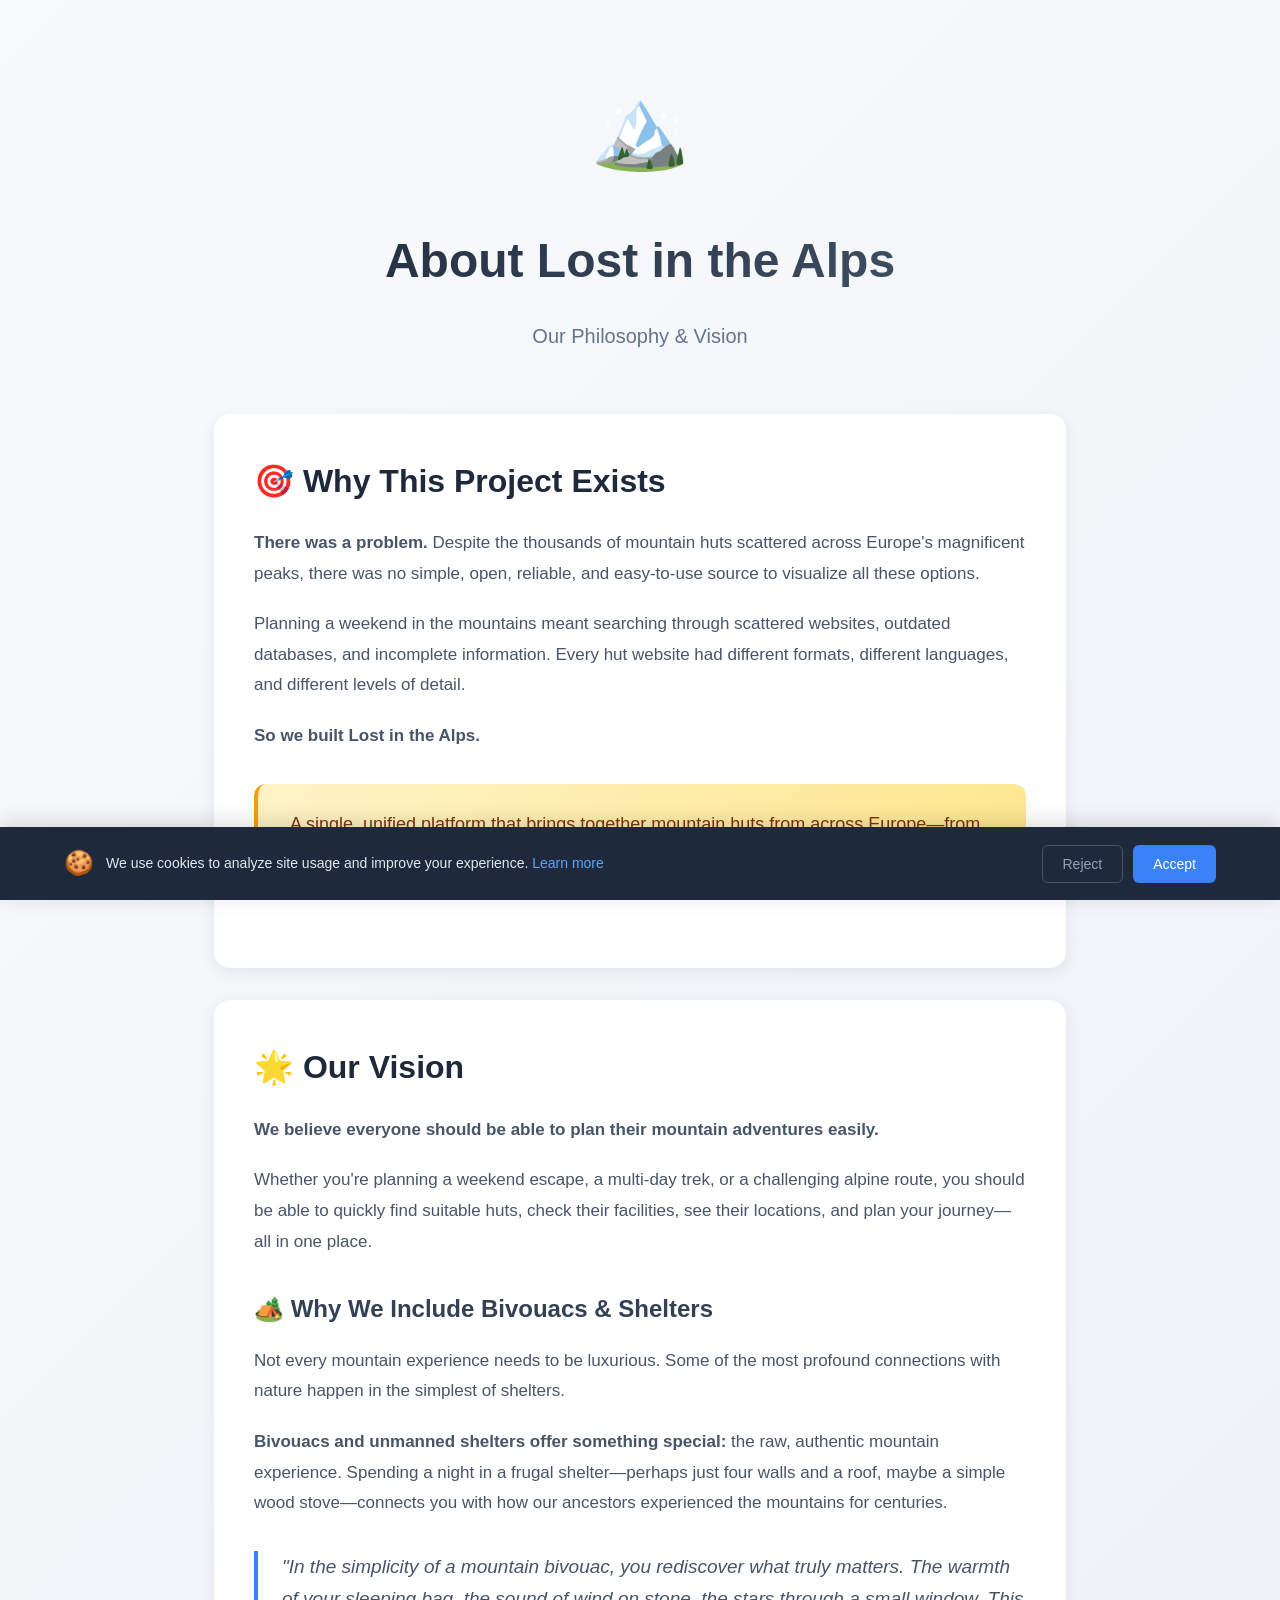
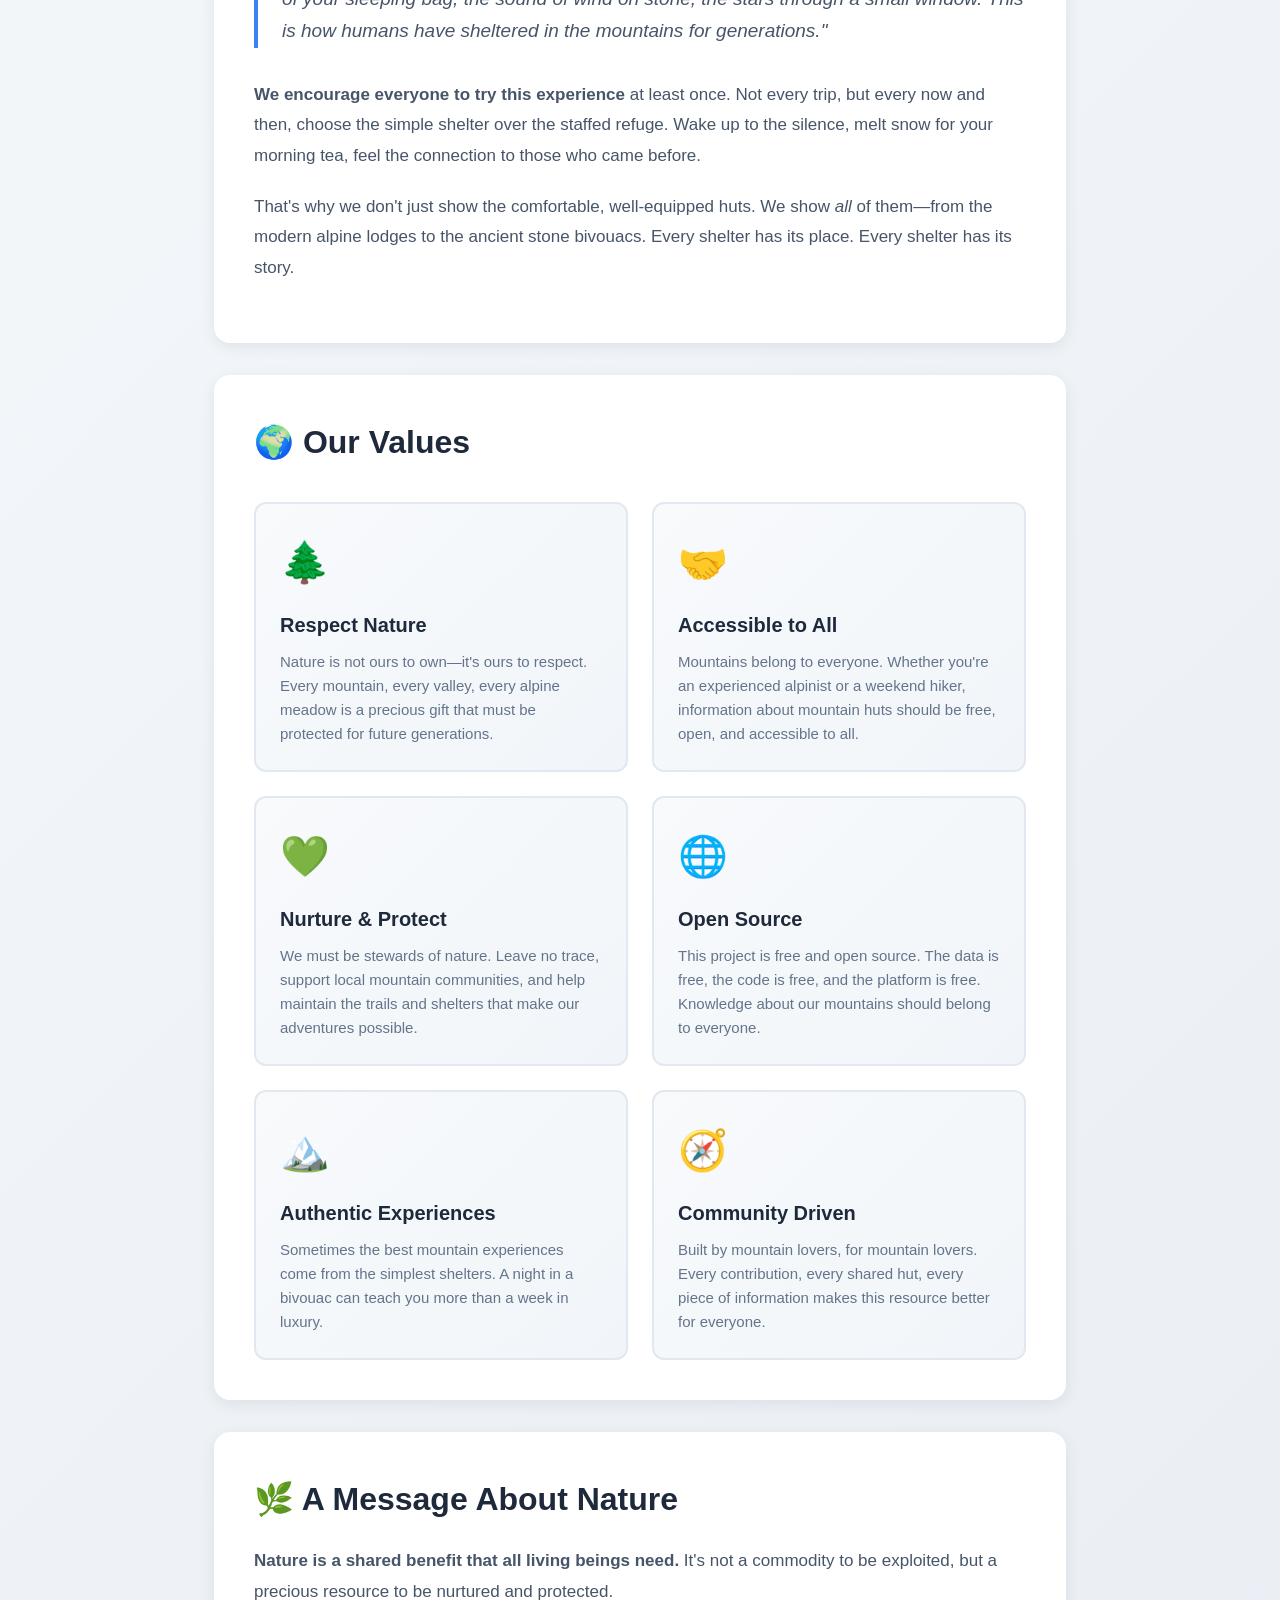
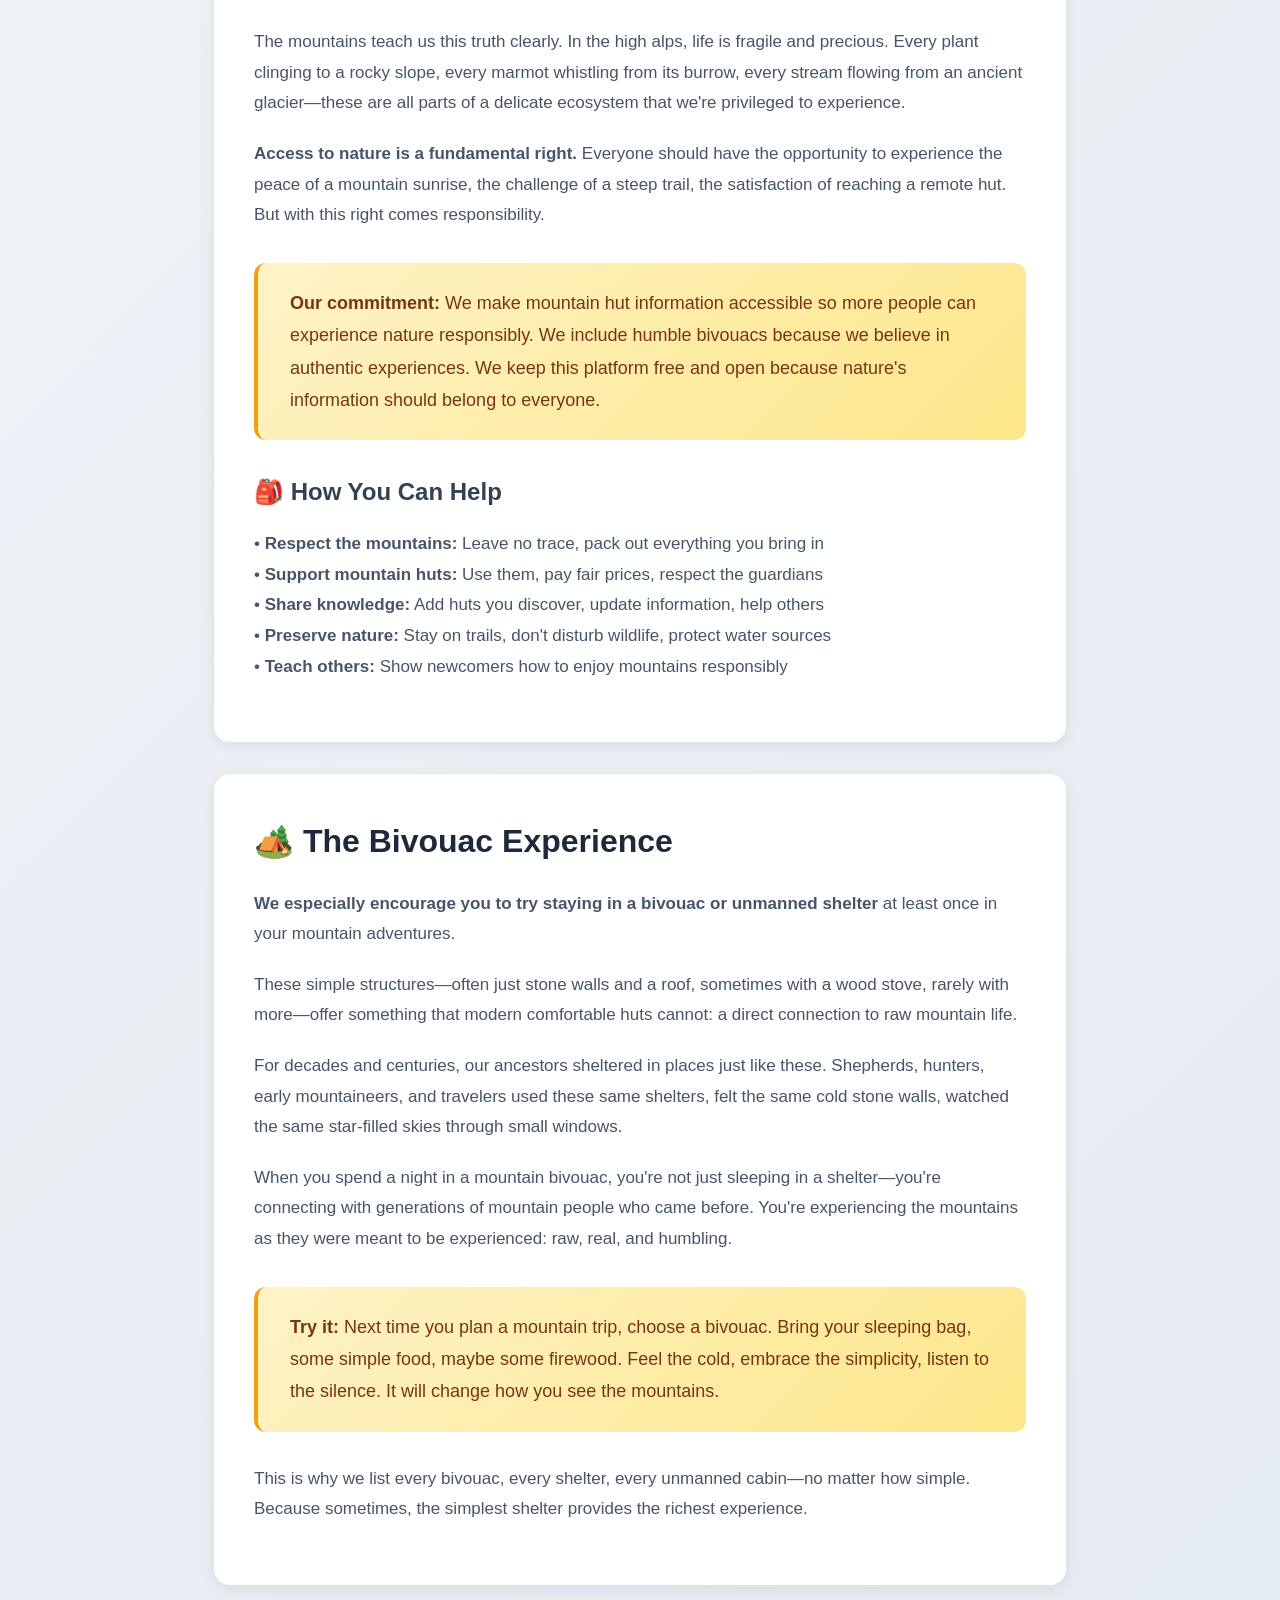
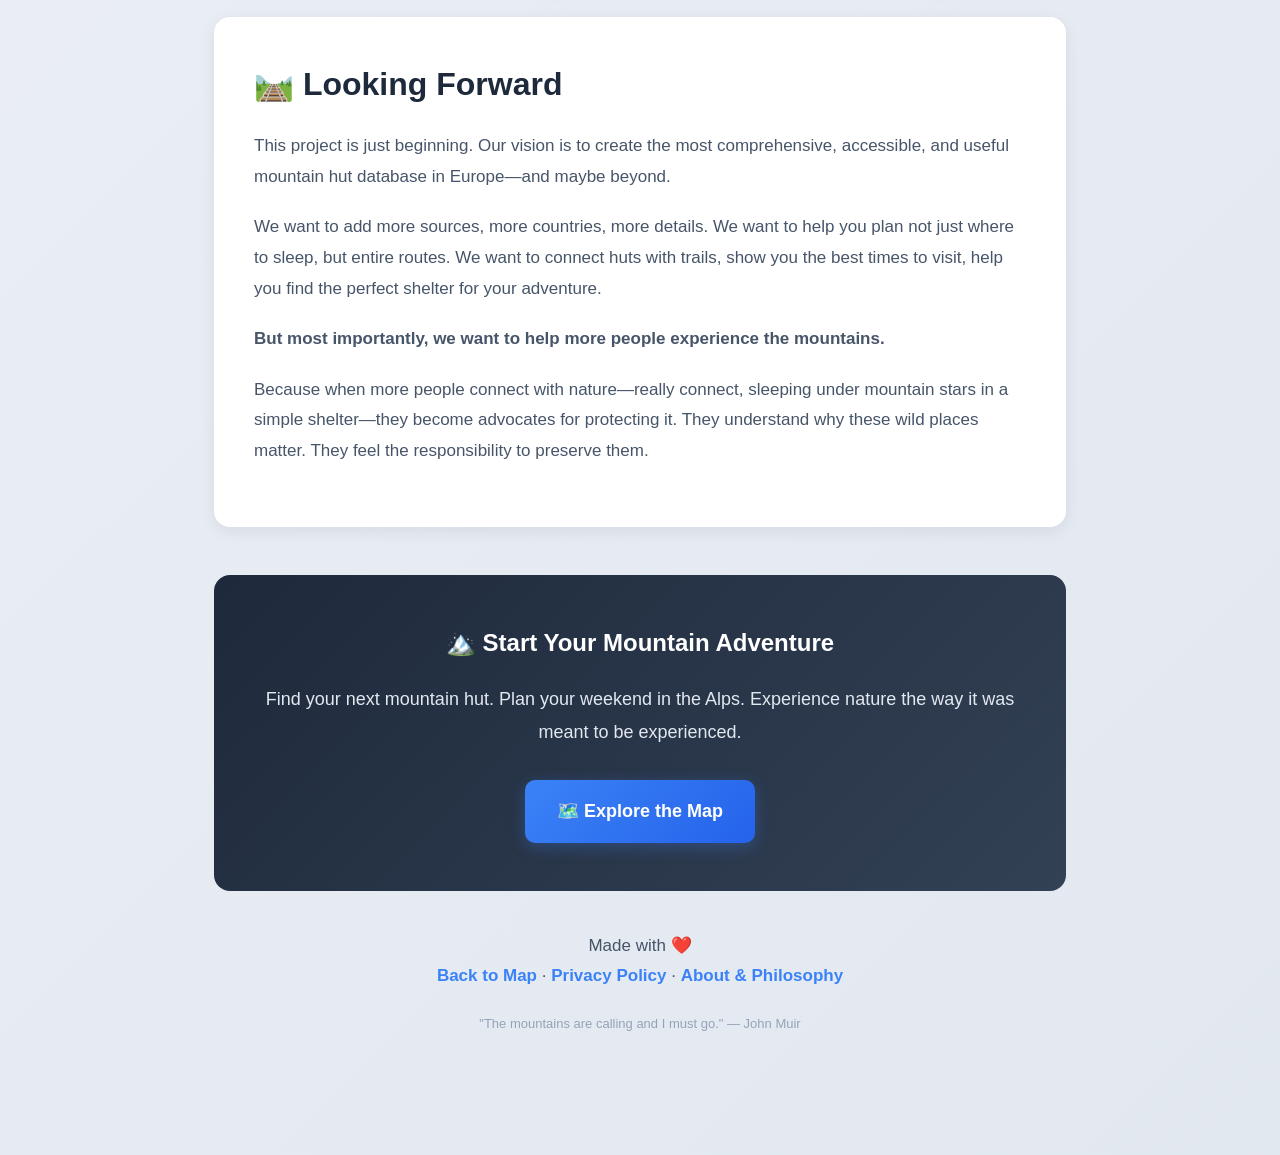
<file: web/about.html>
<!DOCTYPE html>
<html lang="en">

<head>
    <meta charset="UTF-8">
    <meta name="viewport" content="width=device-width, initial-scale=1.0">
    <title>About & Philosophy - Lost in the Alps</title>
    <meta name="description"
        content="Our vision: Making mountain huts accessible to everyone. Connect with nature, experience raw mountain life, and respect our shared natural heritage.">
    <style>
        * {
            margin: 0;
            padding: 0;
            box-sizing: border-box;
        }

        body {
            font-family: -apple-system, BlinkMacSystemFont, 'Segoe UI', Roboto, Oxygen, Ubuntu, Cantarell, sans-serif;
            background: linear-gradient(135deg, #f8fafc 0%, #e2e8f0 100%);
            color: #1e293b;
            line-height: 1.7;
            padding: 0;
        }

        .container {
            max-width: 900px;
            margin: 0 auto;
            padding: 60px 24px;
        }

        header {
            text-align: center;
            margin-bottom: 60px;
        }

        h1 {
            font-size: 48px;
            font-weight: 800;
            background: linear-gradient(135deg, #1e293b 0%, #475569 100%);
            -webkit-background-clip: text;
            -webkit-text-fill-color: transparent;
            background-clip: text;
            margin-bottom: 16px;
        }

        .subtitle {
            font-size: 20px;
            color: #64748b;
            font-weight: 500;
        }

        .hero-icon {
            font-size: 80px;
            margin-bottom: 24px;
        }

        section {
            background: white;
            border-radius: 16px;
            padding: 40px;
            margin-bottom: 32px;
            box-shadow: 0 4px 16px rgba(15, 23, 42, 0.08);
        }

        section h2 {
            font-size: 32px;
            font-weight: 700;
            color: #1e293b;
            margin-bottom: 20px;
            display: flex;
            align-items: center;
            gap: 12px;
        }

        section h3 {
            font-size: 24px;
            font-weight: 600;
            color: #334155;
            margin-top: 32px;
            margin-bottom: 16px;
        }

        p {
            font-size: 17px;
            color: #475569;
            margin-bottom: 20px;
            line-height: 1.8;
        }

        .highlight {
            background: linear-gradient(135deg, #fef3c7 0%, #fde68a 100%);
            padding: 24px 32px;
            border-left: 4px solid #f59e0b;
            border-radius: 12px;
            margin: 32px 0;
        }

        .highlight p {
            color: #78350f;
            font-size: 18px;
            font-weight: 500;
            margin-bottom: 0;
        }

        .values-grid {
            display: grid;
            grid-template-columns: repeat(auto-fit, minmax(250px, 1fr));
            gap: 24px;
            margin-top: 32px;
        }

        .value-card {
            background: linear-gradient(135deg, #f8fafc 0%, #f1f5f9 100%);
            border: 2px solid #e2e8f0;
            border-radius: 12px;
            padding: 24px;
            transition: all 0.3s ease;
        }

        .value-card:hover {
            transform: translateY(-4px);
            box-shadow: 0 8px 24px rgba(15, 23, 42, 0.12);
            border-color: #cbd5e1;
        }

        .value-icon {
            font-size: 40px;
            margin-bottom: 12px;
        }

        .value-title {
            font-size: 20px;
            font-weight: 700;
            color: #1e293b;
            margin-bottom: 8px;
        }

        .value-desc {
            font-size: 15px;
            color: #64748b;
            line-height: 1.6;
            margin-bottom: 0;
        }

        .cta-section {
            background: linear-gradient(135deg, #1e293b 0%, #334155 100%);
            color: white;
            text-align: center;
            padding: 48px;
            border-radius: 16px;
            margin-top: 48px;
        }

        .cta-section h2 {
            color: white;
            margin-bottom: 20px;
        }

        .cta-section p {
            color: #e2e8f0;
            font-size: 18px;
            margin-bottom: 32px;
        }

        .btn {
            display: inline-flex;
            align-items: center;
            gap: 10px;
            padding: 16px 32px;
            background: linear-gradient(135deg, #3b82f6 0%, #2563eb 100%);
            color: white;
            text-decoration: none;
            border-radius: 10px;
            font-weight: 700;
            font-size: 18px;
            transition: all 0.3s ease;
            box-shadow: 0 4px 16px rgba(59, 130, 246, 0.3);
        }

        .btn:hover {
            transform: translateY(-2px);
            box-shadow: 0 6px 24px rgba(59, 130, 246, 0.4);
        }

        blockquote {
            border-left: 4px solid #3b82f6;
            padding-left: 24px;
            margin: 32px 0;
            font-style: italic;
            color: #475569;
            font-size: 19px;
        }

        .footer {
            text-align: center;
            padding: 40px 24px;
            color: #64748b;
            font-size: 14px;
        }

        .footer a {
            color: #3b82f6;
            text-decoration: none;
            font-weight: 600;
        }

        .footer a:hover {
            text-decoration: underline;
        }

        @media (max-width: 768px) {
            h1 {
                font-size: 36px;
            }

            .hero-icon {
                font-size: 60px;
            }

            section {
                padding: 28px 24px;
            }

            section h2 {
                font-size: 26px;
            }

            p {
                font-size: 16px;
            }

            .values-grid {
                grid-template-columns: 1fr;
            }
        }
    </style>
</head>

<body>
    <div class="container">
        <header>
            <div class="hero-icon">🏔️</div>
            <h1>About Lost in the Alps</h1>
            <p class="subtitle">Our Philosophy & Vision</p>
        </header>

        <section>
            <h2>🎯 Why This Project Exists</h2>
            <p>
                <strong>There was a problem.</strong> Despite the thousands of mountain huts scattered across Europe's
                magnificent peaks, there was no simple, open, reliable, and easy-to-use source to visualize all these
                options.
            </p>
            <p>
                Planning a weekend in the mountains meant searching through scattered websites, outdated databases,
                and incomplete information. Every hut website had different formats, different languages, and
                different levels of detail.
            </p>
            <p>
                <strong>So we built Lost in the Alps.</strong>
            </p>
            <div class="highlight">
                <p>
                    A single, unified platform that brings together mountain huts from across Europe—from the
                    official Alpine club refuges to the humble bivouac shelters hidden in remote valleys.
                </p>
            </div>
        </section>

        <section>
            <h2>🌟 Our Vision</h2>
            <p>
                <strong>We believe everyone should be able to plan their mountain adventures easily.</strong>
            </p>
            <p>
                Whether you're planning a weekend escape, a multi-day trek, or a challenging alpine route,
                you should be able to quickly find suitable huts, check their facilities, see their locations,
                and plan your journey—all in one place.
            </p>

            <h3>🏕️ Why We Include Bivouacs & Shelters</h3>
            <p>
                Not every mountain experience needs to be luxurious. Some of the most profound connections
                with nature happen in the simplest of shelters.
            </p>
            <p>
                <strong>Bivouacs and unmanned shelters offer something special:</strong> the raw, authentic
                mountain experience. Spending a night in a frugal shelter—perhaps just four walls and a roof,
                maybe a simple wood stove—connects you with how our ancestors experienced the mountains for
                centuries.
            </p>

            <blockquote>
                "In the simplicity of a mountain bivouac, you rediscover what truly matters.
                The warmth of your sleeping bag, the sound of wind on stone, the stars through
                a small window. This is how humans have sheltered in the mountains for generations."
            </blockquote>

            <p>
                <strong>We encourage everyone to try this experience</strong> at least once. Not every trip,
                but every now and then, choose the simple shelter over the staffed refuge. Wake up to the
                silence, melt snow for your morning tea, feel the connection to those who came before.
            </p>

            <p>
                That's why we don't just show the comfortable, well-equipped huts. We show <em>all</em> of them—from
                the modern alpine lodges to the ancient stone bivouacs. Every shelter has its place. Every shelter
                has its story.
            </p>
        </section>

        <section>
            <h2>🌍 Our Values</h2>

            <div class="values-grid">
                <div class="value-card">
                    <div class="value-icon">🌲</div>
                    <div class="value-title">Respect Nature</div>
                    <p class="value-desc">
                        Nature is not ours to own—it's ours to respect. Every mountain, every valley,
                        every alpine meadow is a precious gift that must be protected for future generations.
                    </p>
                </div>

                <div class="value-card">
                    <div class="value-icon">🤝</div>
                    <div class="value-title">Accessible to All</div>
                    <p class="value-desc">
                        Mountains belong to everyone. Whether you're an experienced alpinist or a weekend hiker,
                        information about mountain huts should be free, open, and accessible to all.
                    </p>
                </div>

                <div class="value-card">
                    <div class="value-icon">💚</div>
                    <div class="value-title">Nurture & Protect</div>
                    <p class="value-desc">
                        We must be stewards of nature. Leave no trace, support local mountain communities,
                        and help maintain the trails and shelters that make our adventures possible.
                    </p>
                </div>

                <div class="value-card">
                    <div class="value-icon">🌐</div>
                    <div class="value-title">Open Source</div>
                    <p class="value-desc">
                        This project is free and open source. The data is free, the code is free,
                        and the platform is free. Knowledge about our mountains should belong to everyone.
                    </p>
                </div>

                <div class="value-card">
                    <div class="value-icon">🏔️</div>
                    <div class="value-title">Authentic Experiences</div>
                    <p class="value-desc">
                        Sometimes the best mountain experiences come from the simplest shelters.
                        A night in a bivouac can teach you more than a week in luxury.
                    </p>
                </div>

                <div class="value-card">
                    <div class="value-icon">🧭</div>
                    <div class="value-title">Community Driven</div>
                    <p class="value-desc">
                        Built by mountain lovers, for mountain lovers. Every contribution, every shared hut,
                        every piece of information makes this resource better for everyone.
                    </p>
                </div>
            </div>
        </section>

        <section>
            <h2>🌿 A Message About Nature</h2>
            <p>
                <strong>Nature is a shared benefit that all living beings need.</strong> It's not a commodity
                to be exploited, but a precious resource to be nurtured and protected.
            </p>
            <p>
                The mountains teach us this truth clearly. In the high alps, life is fragile and precious.
                Every plant clinging to a rocky slope, every marmot whistling from its burrow, every stream
                flowing from an ancient glacier—these are all parts of a delicate ecosystem that we're
                privileged to experience.
            </p>
            <p>
                <strong>Access to nature is a fundamental right.</strong> Everyone should have the opportunity
                to experience the peace of a mountain sunrise, the challenge of a steep trail, the satisfaction
                of reaching a remote hut. But with this right comes responsibility.
            </p>

            <div class="highlight">
                <p>
                    <strong>Our commitment:</strong> We make mountain hut information accessible so more people
                    can experience nature responsibly. We include humble bivouacs because we believe in authentic
                    experiences. We keep this platform free and open because nature's information should belong
                    to everyone.
                </p>
            </div>

            <h3>🎒 How You Can Help</h3>
            <p>
                • <strong>Respect the mountains:</strong> Leave no trace, pack out everything you bring in<br>
                • <strong>Support mountain huts:</strong> Use them, pay fair prices, respect the guardians<br>
                • <strong>Share knowledge:</strong> Add huts you discover, update information, help others<br>
                • <strong>Preserve nature:</strong> Stay on trails, don't disturb wildlife, protect water sources<br>
                • <strong>Teach others:</strong> Show newcomers how to enjoy mountains responsibly
            </p>
        </section>

        <section>
            <h2>🏕️ The Bivouac Experience</h2>
            <p>
                <strong>We especially encourage you to try staying in a bivouac or unmanned shelter</strong>
                at least once in your mountain adventures.
            </p>
            <p>
                These simple structures—often just stone walls and a roof, sometimes with a wood stove,
                rarely with more—offer something that modern comfortable huts cannot: a direct connection
                to raw mountain life.
            </p>
            <p>
                For decades and centuries, our ancestors sheltered in places just like these. Shepherds,
                hunters, early mountaineers, and travelers used these same shelters, felt the same cold
                stone walls, watched the same star-filled skies through small windows.
            </p>
            <p>
                When you spend a night in a mountain bivouac, you're not just sleeping in a shelter—you're
                connecting with generations of mountain people who came before. You're experiencing the
                mountains as they were meant to be experienced: raw, real, and humbling.
            </p>

            <div class="highlight">
                <p>
                    <strong>Try it:</strong> Next time you plan a mountain trip, choose a bivouac. Bring
                    your sleeping bag, some simple food, maybe some firewood. Feel the cold, embrace the
                    simplicity, listen to the silence. It will change how you see the mountains.
                </p>
            </div>

            <p>
                This is why we list every bivouac, every shelter, every unmanned cabin—no matter how
                simple. Because sometimes, the simplest shelter provides the richest experience.
            </p>
        </section>

        <section>
            <h2>🛤️ Looking Forward</h2>
            <p>
                This project is just beginning. Our vision is to create the most comprehensive, accessible,
                and useful mountain hut database in Europe—and maybe beyond.
            </p>
            <p>
                We want to add more sources, more countries, more details. We want to help you plan not
                just where to sleep, but entire routes. We want to connect huts with trails, show you the
                best times to visit, help you find the perfect shelter for your adventure.
            </p>
            <p>
                <strong>But most importantly, we want to help more people experience the mountains.</strong>
            </p>
            <p>
                Because when more people connect with nature—really connect, sleeping under mountain
                stars in a simple shelter—they become advocates for protecting it. They understand
                why these wild places matter. They feel the responsibility to preserve them.
            </p>
        </section>

        <div class="cta-section">
            <h2>🏔️ Start Your Mountain Adventure</h2>
            <p>
                Find your next mountain hut. Plan your weekend in the Alps.
                Experience nature the way it was meant to be experienced.
            </p>
            <a href="index.html" class="btn">
                🗺️ Explore the Map
            </a>
        </div>

        <div class="footer">
            <p>
                Made with ❤️<br>
                <a href="index.html">Back to Map</a> ·
                <a href="privacy-policy.html">Privacy Policy</a> ·
                <a href="about.html">About & Philosophy</a>
            </p>
            <p style="margin-top: 20px; font-size: 13px; color: #94a3b8;">
                "The mountains are calling and I must go." — John Muir
            </p>
        </div>
        
        <!-- Footer Bar for Cookie Settings -->
        <div class="footer-bar" style="position: fixed; bottom: 0; left: 0; right: 0; background: #1e293b; color: #94a3b8; padding: 10px 20px; font-size: 13px; display: flex; justify-content: center; align-items: center; gap: 12px; z-index: 1000;">
            <span>Made with ❤️</span>
            <span style="opacity: 0.5;">|</span>
            <a href="index.html" style="color: #60a5fa; text-decoration: none;">Back to Map</a>
            <span style="opacity: 0.5;">|</span>
            <a href="privacy-policy.html" style="color: #60a5fa; text-decoration: none;">Privacy Policy</a>
        </div>
    </div>
    
    <!-- Cookie Consent -->
    <script src="js/cookie-consent.js"></script>
</body>

</html>
</file>
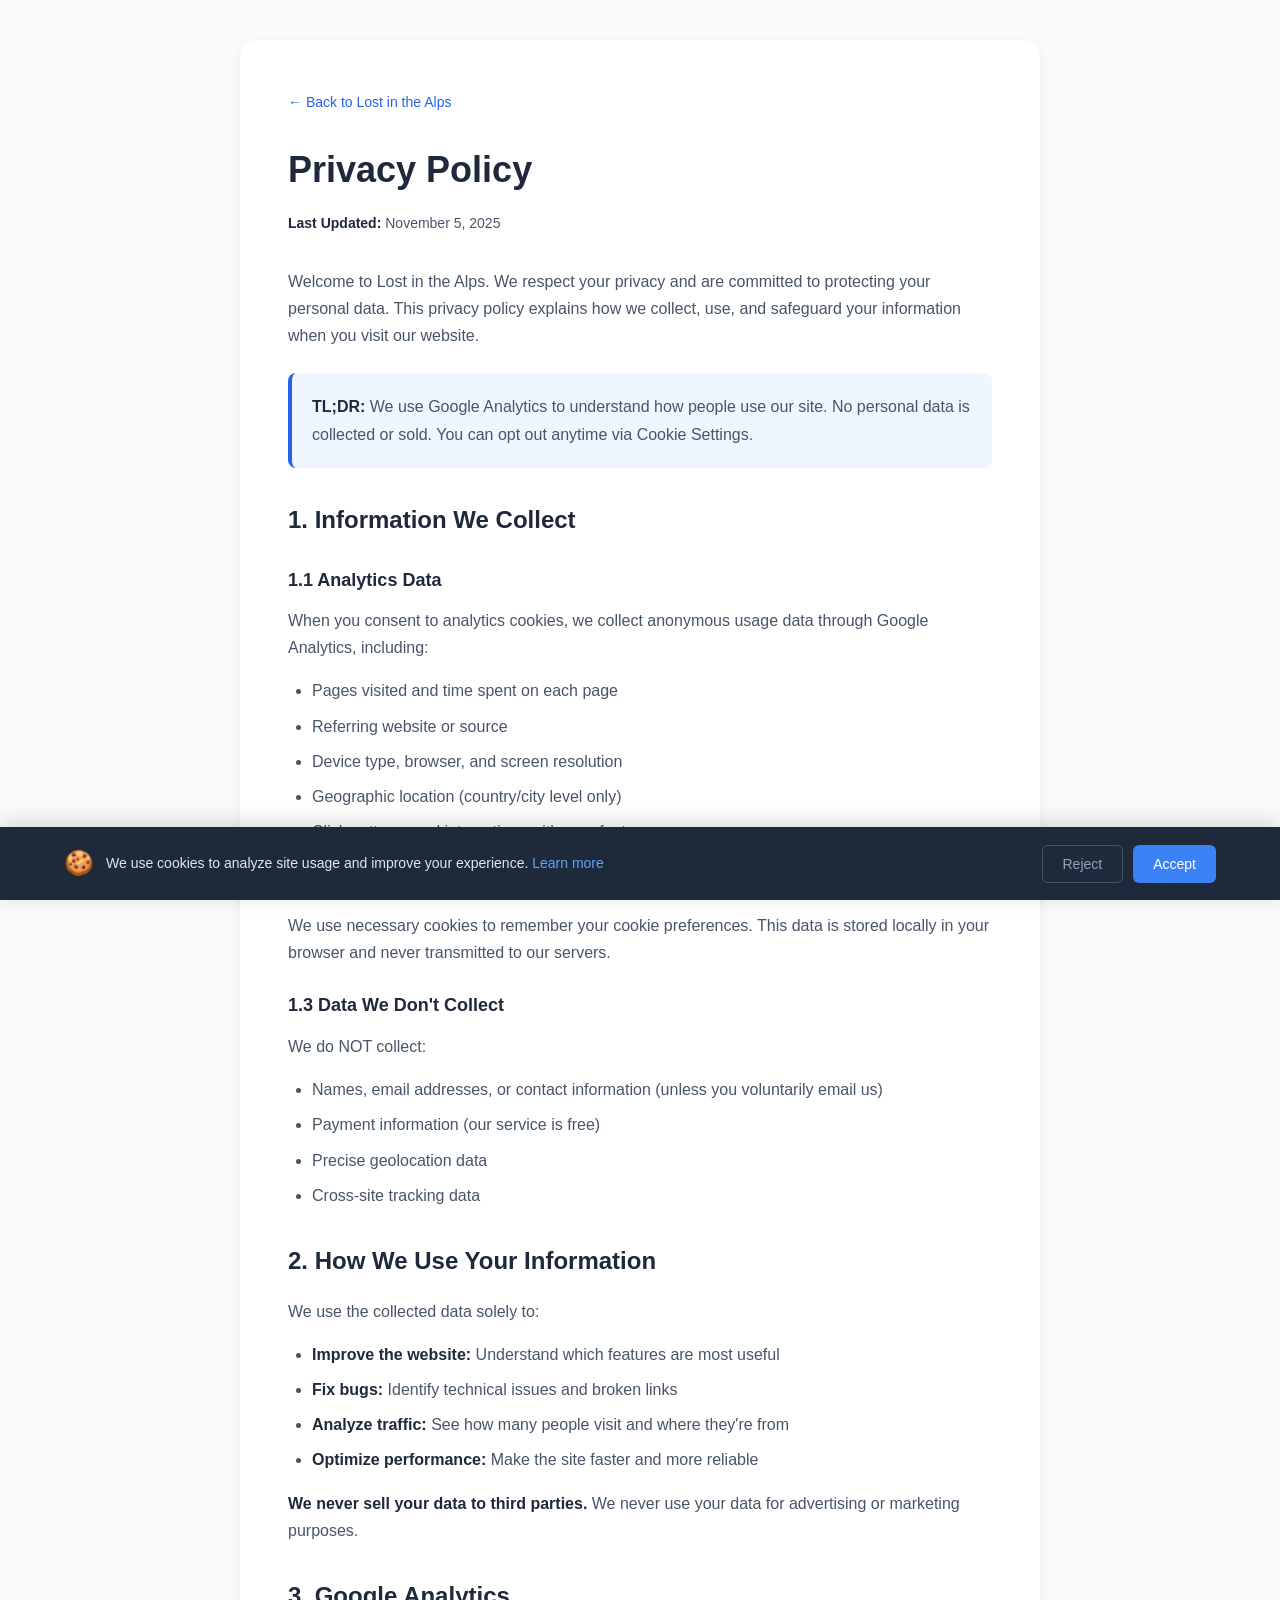
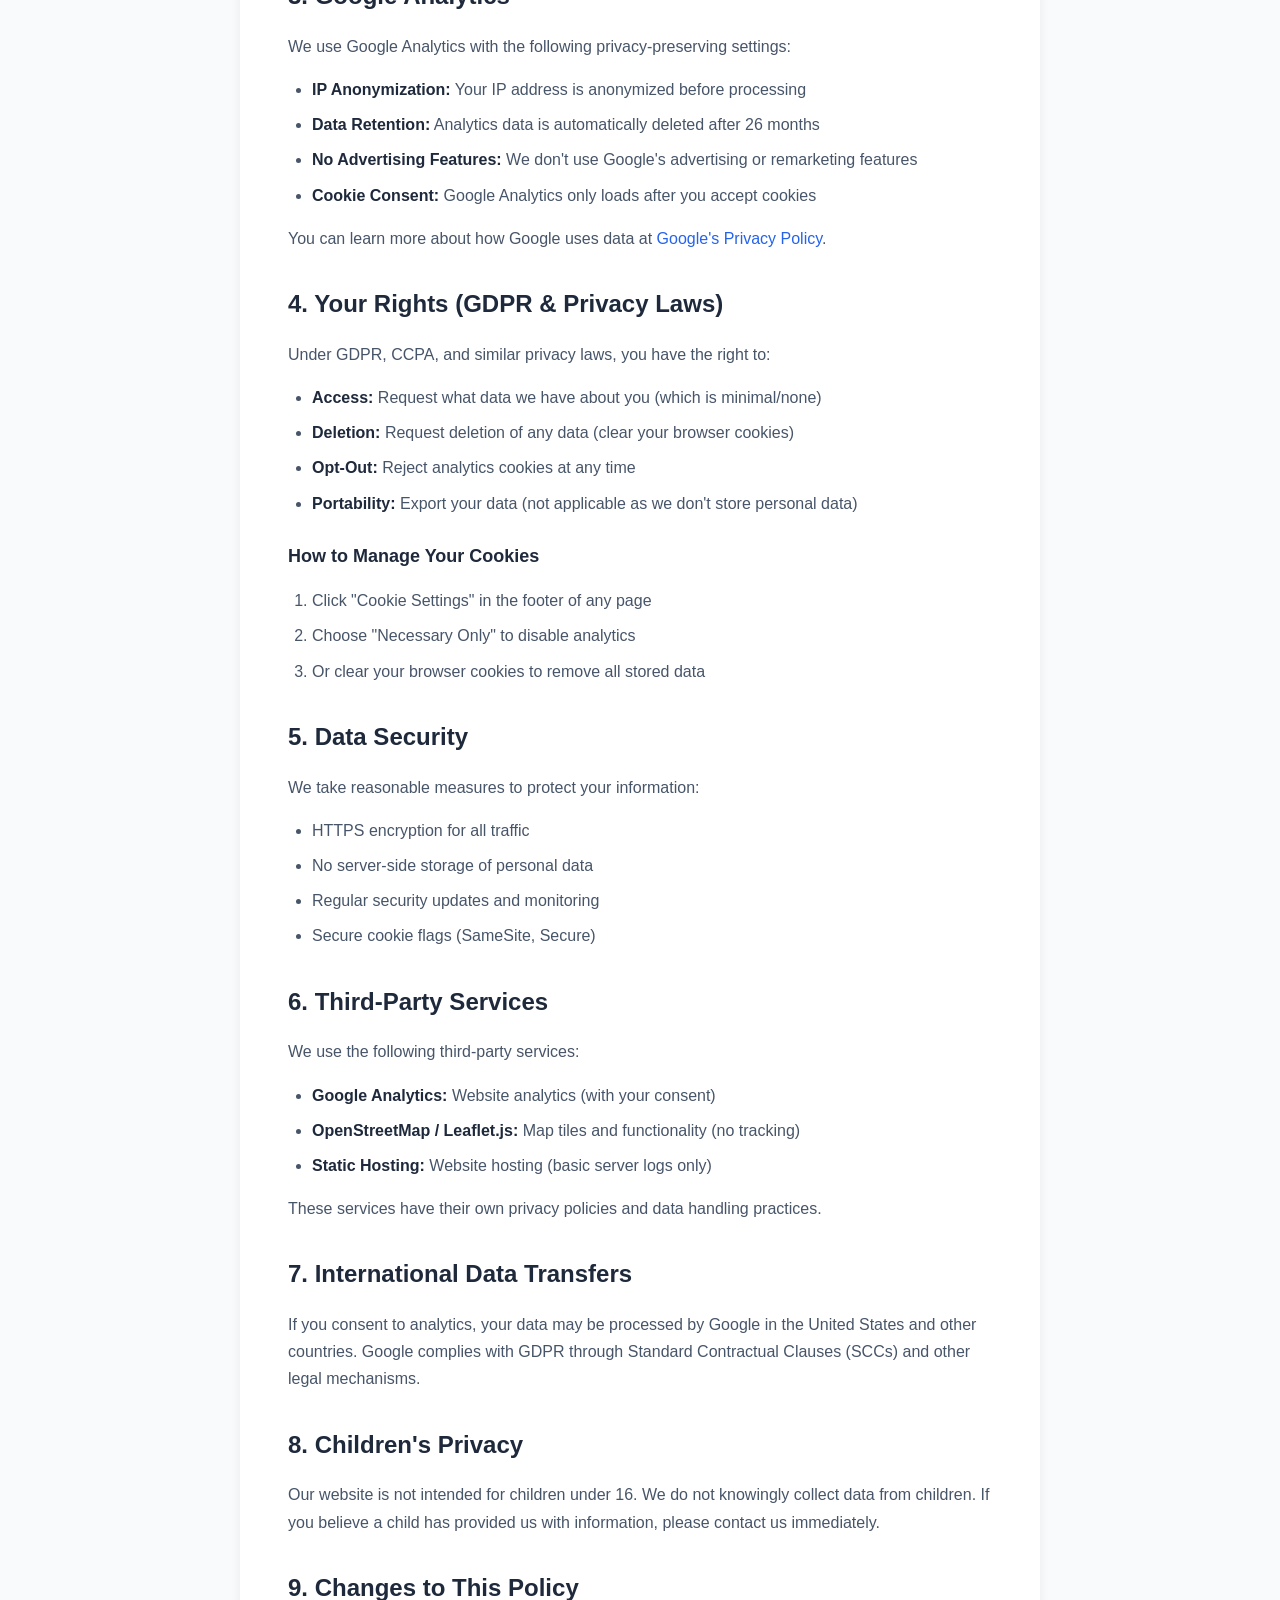
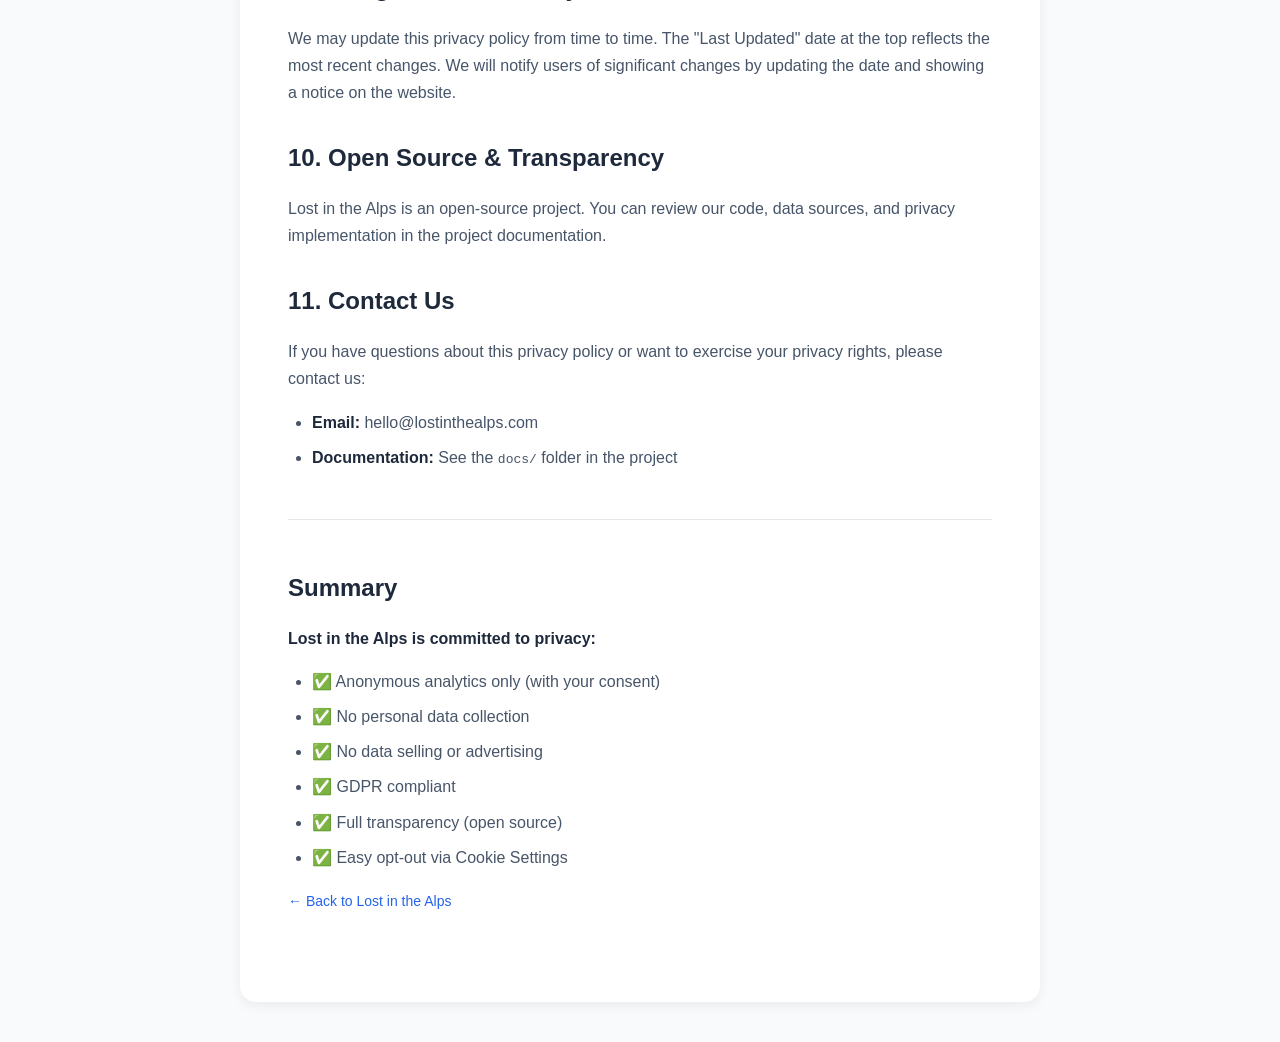
<file: web/privacy-policy.html>
<!DOCTYPE html>
<html lang="en">
<head>
  <meta charset="UTF-8">
  <meta name="viewport" content="width=device-width, initial-scale=1.0">
  <title>Privacy Policy - Lost in the Alps</title>
  <style>
    :root {
      --color-bg: #f8fafc;
      --color-text: #1e293b;
      --color-muted: #475569;
      --color-primary: #2563eb;
      --color-border: rgba(148, 163, 184, 0.25);
    }
    
    * {
      margin: 0;
      padding: 0;
      box-sizing: border-box;
    }
    
    body {
      font-family: -apple-system, BlinkMacSystemFont, "Segoe UI", Roboto, Oxygen, Ubuntu, Cantarell, sans-serif;
      background: var(--color-bg);
      color: var(--color-text);
      line-height: 1.7;
      padding: 40px 20px;
    }
    
    .container {
      max-width: 800px;
      margin: 0 auto;
      background: white;
      padding: 48px;
      border-radius: 16px;
      box-shadow: 0 4px 12px rgba(15, 23, 42, 0.06);
    }
    
    h1 {
      font-size: 36px;
      font-weight: 700;
      margin-bottom: 12px;
      color: var(--color-text);
    }
    
    .last-updated {
      color: var(--color-muted);
      font-size: 14px;
      margin-bottom: 32px;
    }
    
    h2 {
      font-size: 24px;
      font-weight: 600;
      margin: 32px 0 16px 0;
      color: var(--color-text);
    }
    
    h3 {
      font-size: 18px;
      font-weight: 600;
      margin: 24px 0 12px 0;
      color: var(--color-text);
    }
    
    p {
      margin-bottom: 16px;
      color: var(--color-muted);
    }
    
    ul, ol {
      margin: 16px 0 16px 24px;
      color: var(--color-muted);
    }
    
    li {
      margin-bottom: 8px;
    }
    
    a {
      color: var(--color-primary);
      text-decoration: none;
      transition: opacity 0.2s;
    }
    
    a:hover {
      opacity: 0.8;
      text-decoration: underline;
    }
    
    .highlight-box {
      background: #eff6ff;
      border-left: 4px solid var(--color-primary);
      padding: 20px;
      border-radius: 8px;
      margin: 24px 0;
    }
    
    .highlight-box p {
      margin: 0;
    }
    
    strong {
      color: var(--color-text);
      font-weight: 600;
    }
    
    .back-link {
      display: inline-flex;
      align-items: center;
      gap: 8px;
      margin-bottom: 24px;
      color: var(--color-primary);
      font-weight: 500;
      font-size: 14px;
    }
    
    .back-link:hover {
      text-decoration: none;
      opacity: 0.8;
    }
    
    @media (max-width: 768px) {
      body {
        padding: 20px 16px;
      }
      
      .container {
        padding: 32px 24px;
      }
      
      h1 {
        font-size: 28px;
      }
      
      h2 {
        font-size: 20px;
      }
    }
  </style>
</head>
<body>
  <div class="container">
    <a href="index.html" class="back-link">
      ← Back to Lost in the Alps
    </a>
    
    <h1>Privacy Policy</h1>
    <p class="last-updated"><strong>Last Updated:</strong> November 5, 2025</p>
    
    <p>
      Welcome to Lost in the Alps. We respect your privacy and are committed to protecting your personal data. 
      This privacy policy explains how we collect, use, and safeguard your information when you visit our website.
    </p>
    
    <div class="highlight-box">
      <p><strong>TL;DR:</strong> We use Google Analytics to understand how people use our site. No personal data is collected or sold. You can opt out anytime via Cookie Settings.</p>
    </div>
    
    <h2>1. Information We Collect</h2>
    
    <h3>1.1 Analytics Data</h3>
    <p>
      When you consent to analytics cookies, we collect anonymous usage data through Google Analytics, including:
    </p>
    <ul>
      <li>Pages visited and time spent on each page</li>
      <li>Referring website or source</li>
      <li>Device type, browser, and screen resolution</li>
      <li>Geographic location (country/city level only)</li>
      <li>Click patterns and interactions with map features</li>
    </ul>
    
    <h3>1.2 Necessary Cookies</h3>
    <p>
      We use necessary cookies to remember your cookie preferences. This data is stored locally in your browser and never transmitted to our servers.
    </p>
    
    <h3>1.3 Data We Don't Collect</h3>
    <p>
      We do NOT collect:
    </p>
    <ul>
      <li>Names, email addresses, or contact information (unless you voluntarily email us)</li>
      <li>Payment information (our service is free)</li>
      <li>Precise geolocation data</li>
      <li>Cross-site tracking data</li>
    </ul>
    
    <h2>2. How We Use Your Information</h2>
    
    <p>
      We use the collected data solely to:
    </p>
    <ul>
      <li><strong>Improve the website:</strong> Understand which features are most useful</li>
      <li><strong>Fix bugs:</strong> Identify technical issues and broken links</li>
      <li><strong>Analyze traffic:</strong> See how many people visit and where they're from</li>
      <li><strong>Optimize performance:</strong> Make the site faster and more reliable</li>
    </ul>
    
    <p>
      <strong>We never sell your data to third parties.</strong> We never use your data for advertising or marketing purposes.
    </p>
    
    <h2>3. Google Analytics</h2>
    
    <p>
      We use Google Analytics with the following privacy-preserving settings:
    </p>
    <ul>
      <li><strong>IP Anonymization:</strong> Your IP address is anonymized before processing</li>
      <li><strong>Data Retention:</strong> Analytics data is automatically deleted after 26 months</li>
      <li><strong>No Advertising Features:</strong> We don't use Google's advertising or remarketing features</li>
      <li><strong>Cookie Consent:</strong> Google Analytics only loads after you accept cookies</li>
    </ul>
    
    <p>
      You can learn more about how Google uses data at 
      <a href="https://policies.google.com/technologies/partner-sites" target="_blank" rel="noopener">Google's Privacy Policy</a>.
    </p>
    
    <h2>4. Your Rights (GDPR & Privacy Laws)</h2>
    
    <p>
      Under GDPR, CCPA, and similar privacy laws, you have the right to:
    </p>
    <ul>
      <li><strong>Access:</strong> Request what data we have about you (which is minimal/none)</li>
      <li><strong>Deletion:</strong> Request deletion of any data (clear your browser cookies)</li>
      <li><strong>Opt-Out:</strong> Reject analytics cookies at any time</li>
      <li><strong>Portability:</strong> Export your data (not applicable as we don't store personal data)</li>
    </ul>
    
    <h3>How to Manage Your Cookies</h3>
    <ol>
      <li>Click "Cookie Settings" in the footer of any page</li>
      <li>Choose "Necessary Only" to disable analytics</li>
      <li>Or clear your browser cookies to remove all stored data</li>
    </ol>
    
    <h2>5. Data Security</h2>
    
    <p>
      We take reasonable measures to protect your information:
    </p>
    <ul>
      <li>HTTPS encryption for all traffic</li>
      <li>No server-side storage of personal data</li>
      <li>Regular security updates and monitoring</li>
      <li>Secure cookie flags (SameSite, Secure)</li>
    </ul>
    
    <h2>6. Third-Party Services</h2>
    
    <p>
      We use the following third-party services:
    </p>
    <ul>
      <li><strong>Google Analytics:</strong> Website analytics (with your consent)</li>
      <li><strong>OpenStreetMap / Leaflet.js:</strong> Map tiles and functionality (no tracking)</li>
      <li><strong>Static Hosting:</strong> Website hosting (basic server logs only)</li>
    </ul>
    
    <p>
      These services have their own privacy policies and data handling practices.
    </p>
    
    <h2>7. International Data Transfers</h2>
    
    <p>
      If you consent to analytics, your data may be processed by Google in the United States and other countries. 
      Google complies with GDPR through Standard Contractual Clauses (SCCs) and other legal mechanisms.
    </p>
    
    <h2>8. Children's Privacy</h2>
    
    <p>
      Our website is not intended for children under 16. We do not knowingly collect data from children. 
      If you believe a child has provided us with information, please contact us immediately.
    </p>
    
    <h2>9. Changes to This Policy</h2>
    
    <p>
      We may update this privacy policy from time to time. The "Last Updated" date at the top reflects the most recent changes. 
      We will notify users of significant changes by updating the date and showing a notice on the website.
    </p>
    
    <h2>10. Open Source & Transparency</h2>
    
    <p>
      Lost in the Alps is an open-source project. You can review our code, data sources, and privacy implementation in the project documentation.
    </p>
    
    <h2>11. Contact Us</h2>
    
    <p>
      If you have questions about this privacy policy or want to exercise your privacy rights, please contact us:
    </p>
    <ul>
      <li><strong>Email:</strong> hello@lostinthealps.com</li>
      <li><strong>Documentation:</strong> See the <code>docs/</code> folder in the project</li>
    </ul>
    
    <hr style="margin: 48px 0; border: none; border-top: 1px solid var(--color-border);">
    
    <h2>Summary</h2>
    
    <p>
      <strong>Lost in the Alps is committed to privacy:</strong>
    </p>
    <ul>
      <li>✅ Anonymous analytics only (with your consent)</li>
      <li>✅ No personal data collection</li>
      <li>✅ No data selling or advertising</li>
      <li>✅ GDPR compliant</li>
      <li>✅ Full transparency (open source)</li>
      <li>✅ Easy opt-out via Cookie Settings</li>
    </ul>
    
    <p>
      <a href="index.html" class="back-link">← Back to Lost in the Alps</a>
    </p>
  </div>
  
  <!-- Footer Bar for Cookie Settings -->
  <div class="footer-bar" style="position: fixed; bottom: 0; left: 0; right: 0; background: #1e293b; color: #94a3b8; padding: 10px 20px; font-size: 13px; display: flex; justify-content: center; align-items: center; gap: 12px; z-index: 1000;">
    <span>Made with ❤️</span>
    <span style="opacity: 0.5;">|</span>
    <a href="index.html" style="color: #60a5fa; text-decoration: none;">Back to Map</a>
    <span style="opacity: 0.5;">|</span>
    <a href="about.html" style="color: #60a5fa; text-decoration: none;">About</a>
  </div>
  
  <!-- Load cookie consent (will show settings button) -->
  <script src="js/cookie-consent.js"></script>
</body>
</html>
</file>
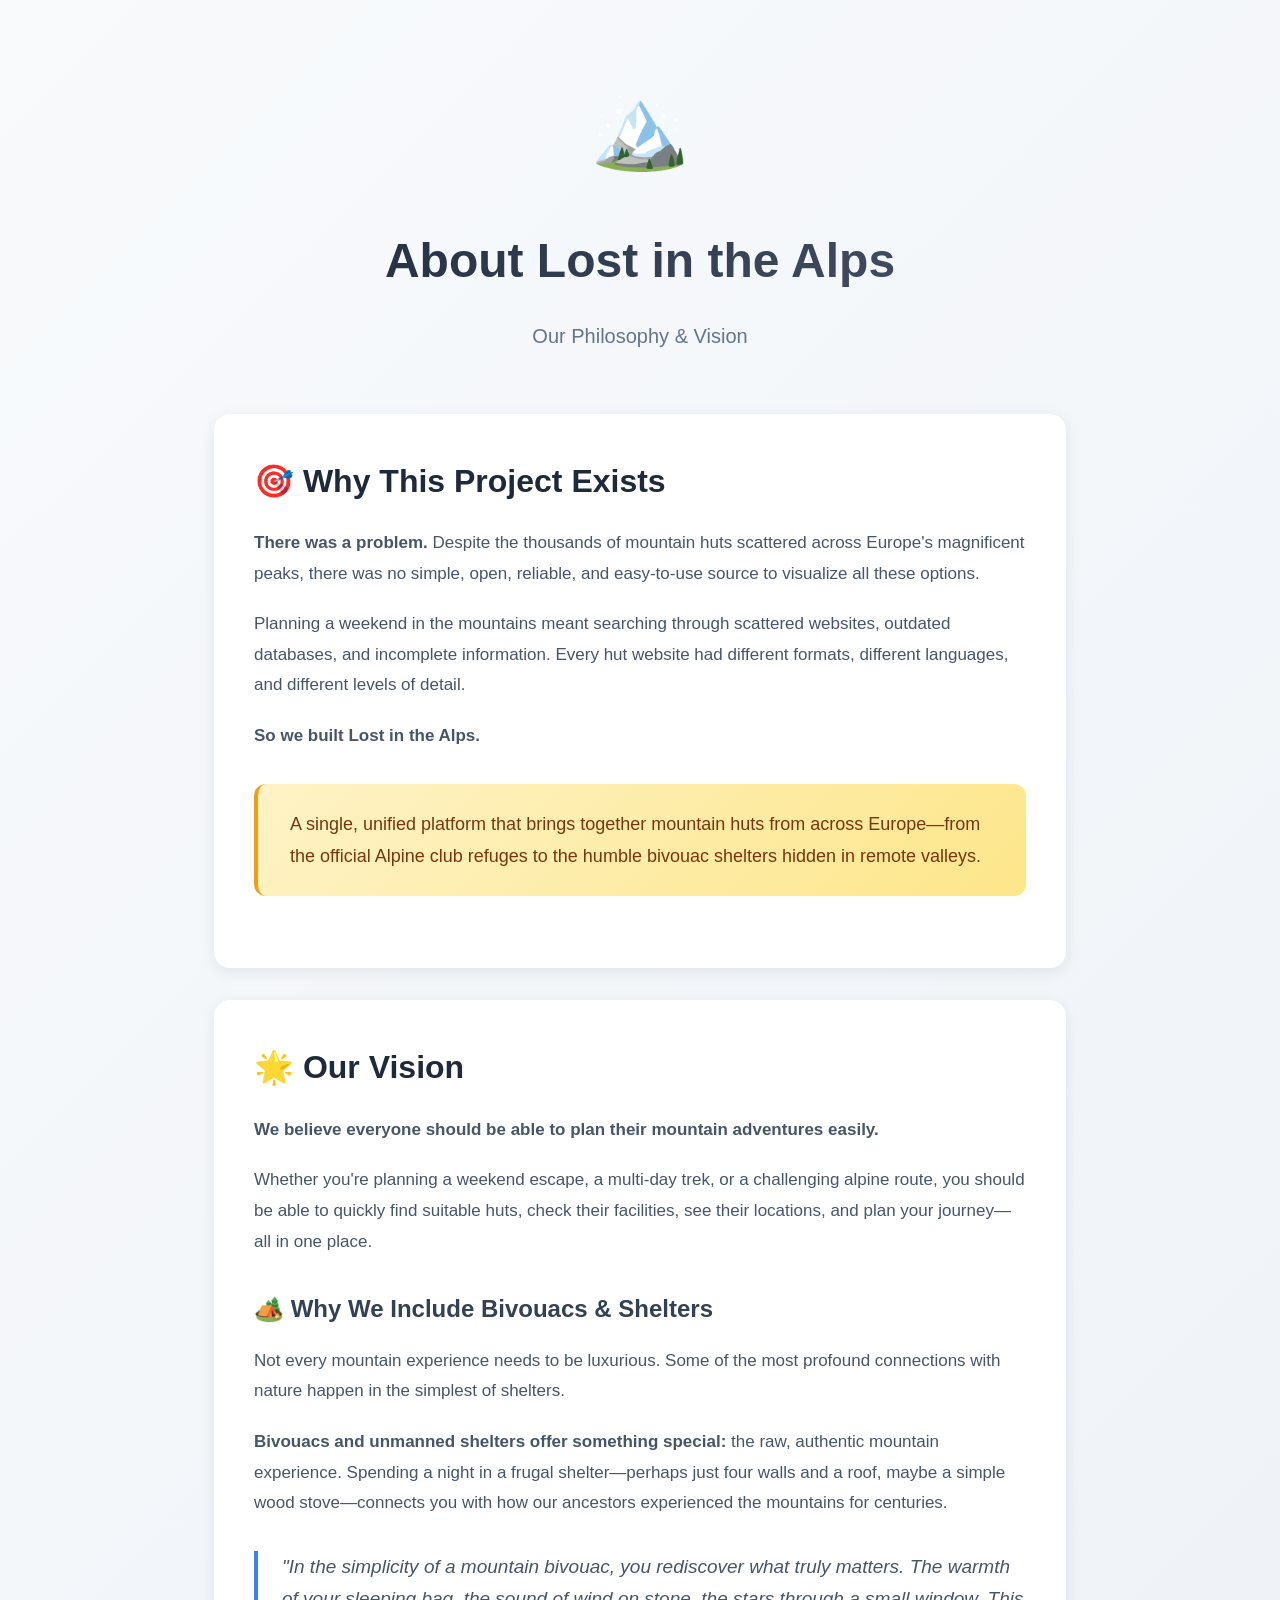
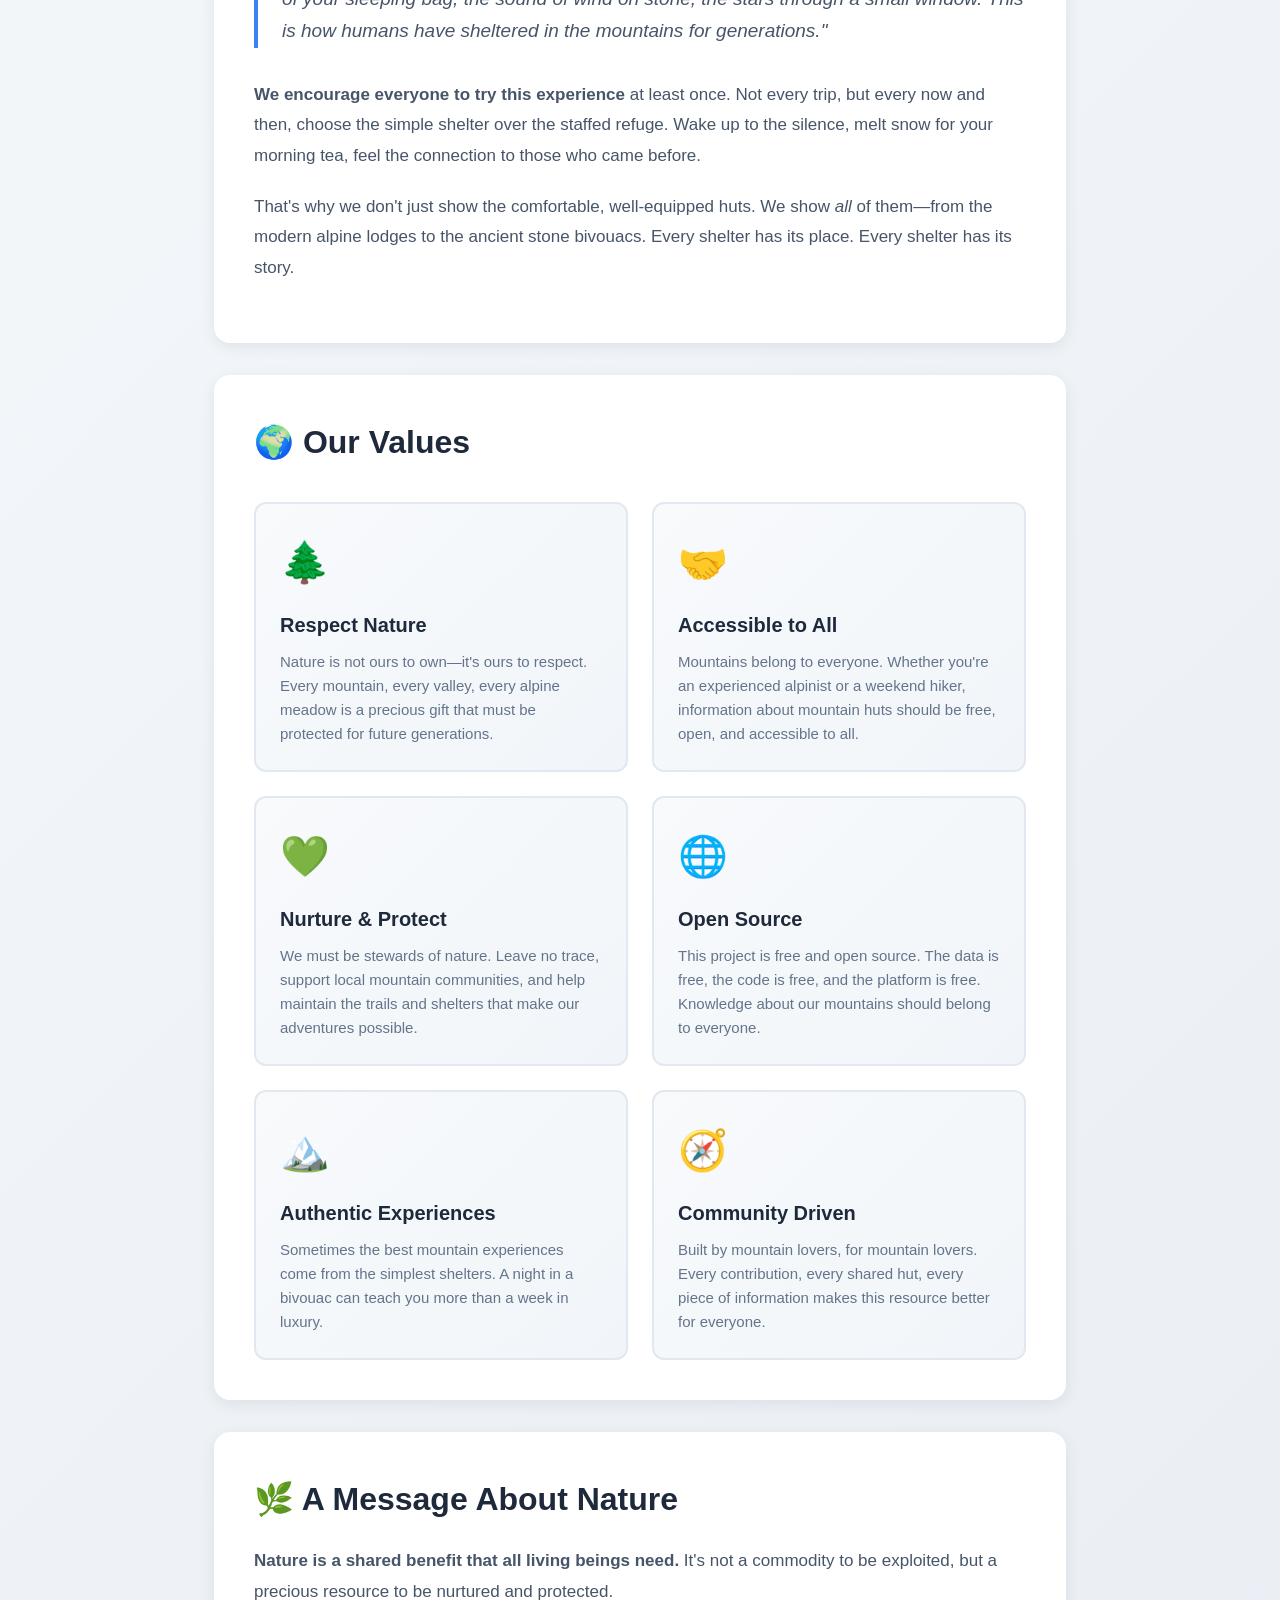
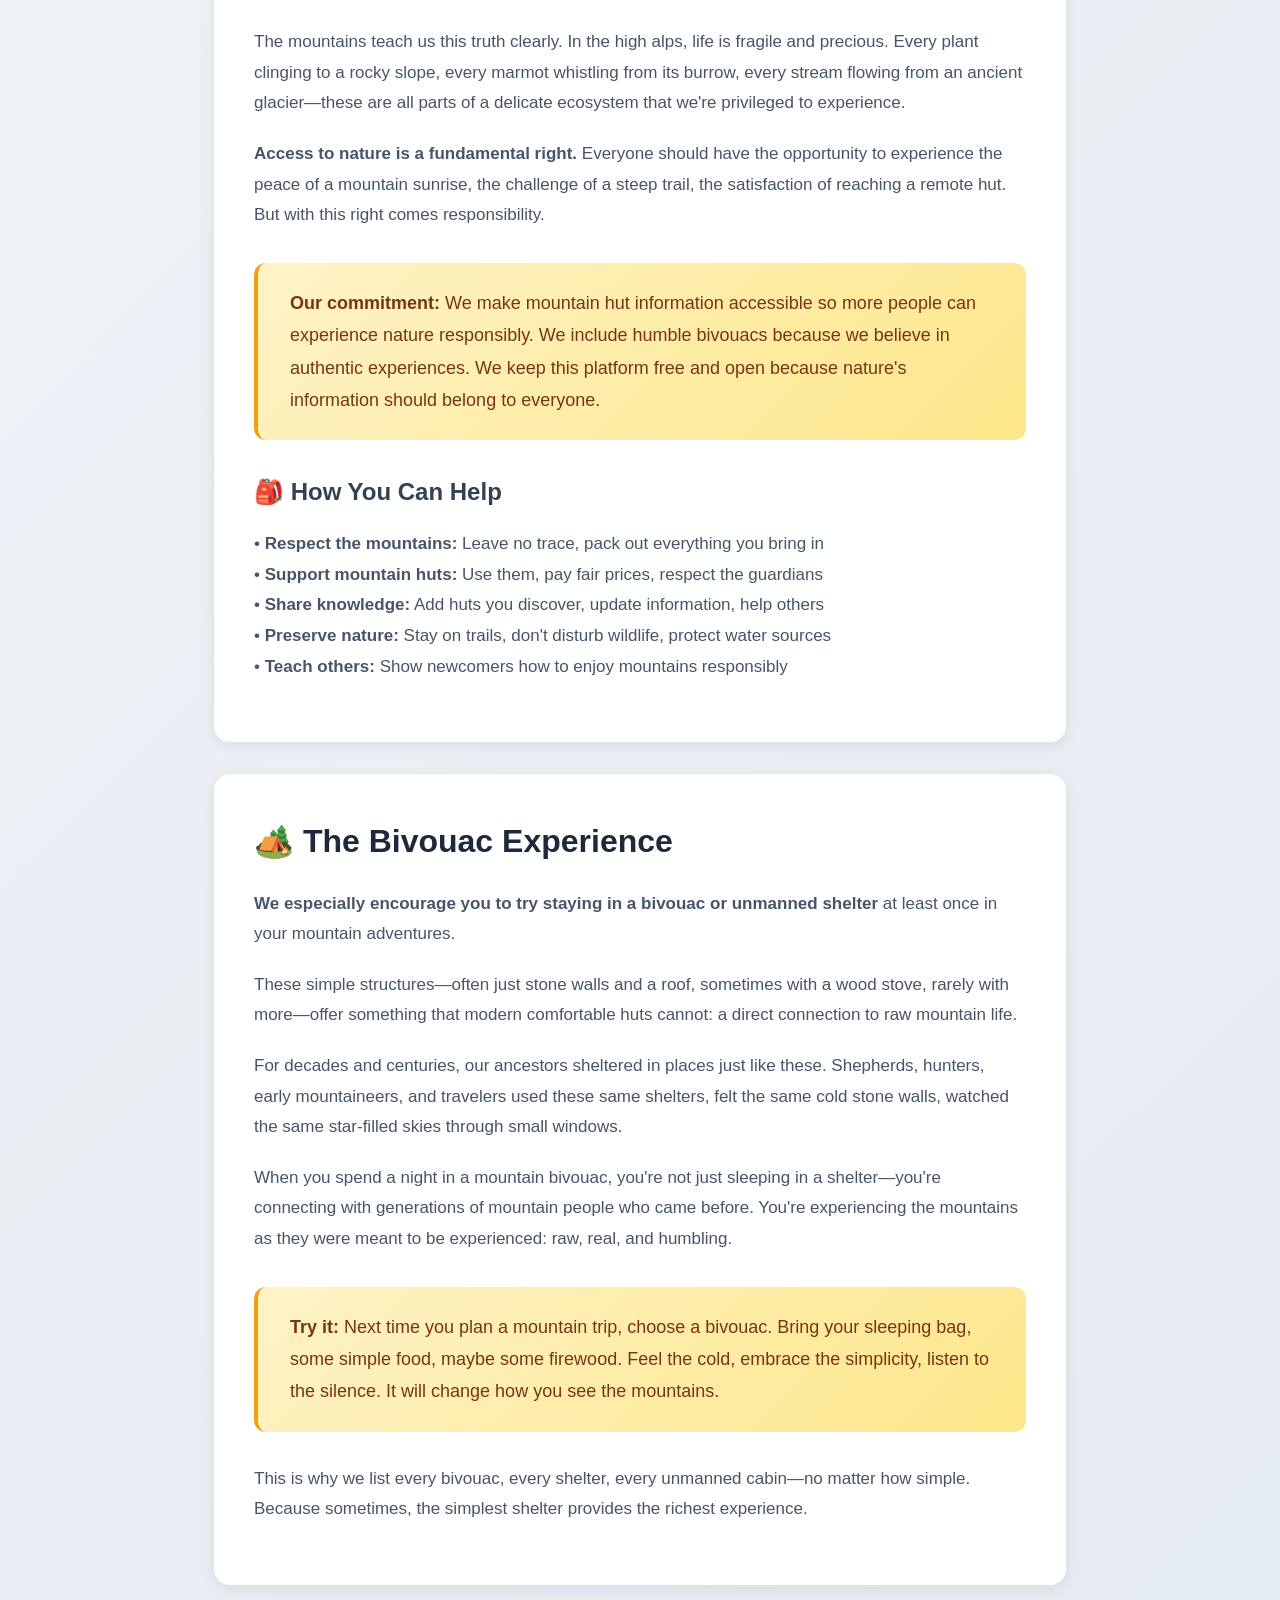
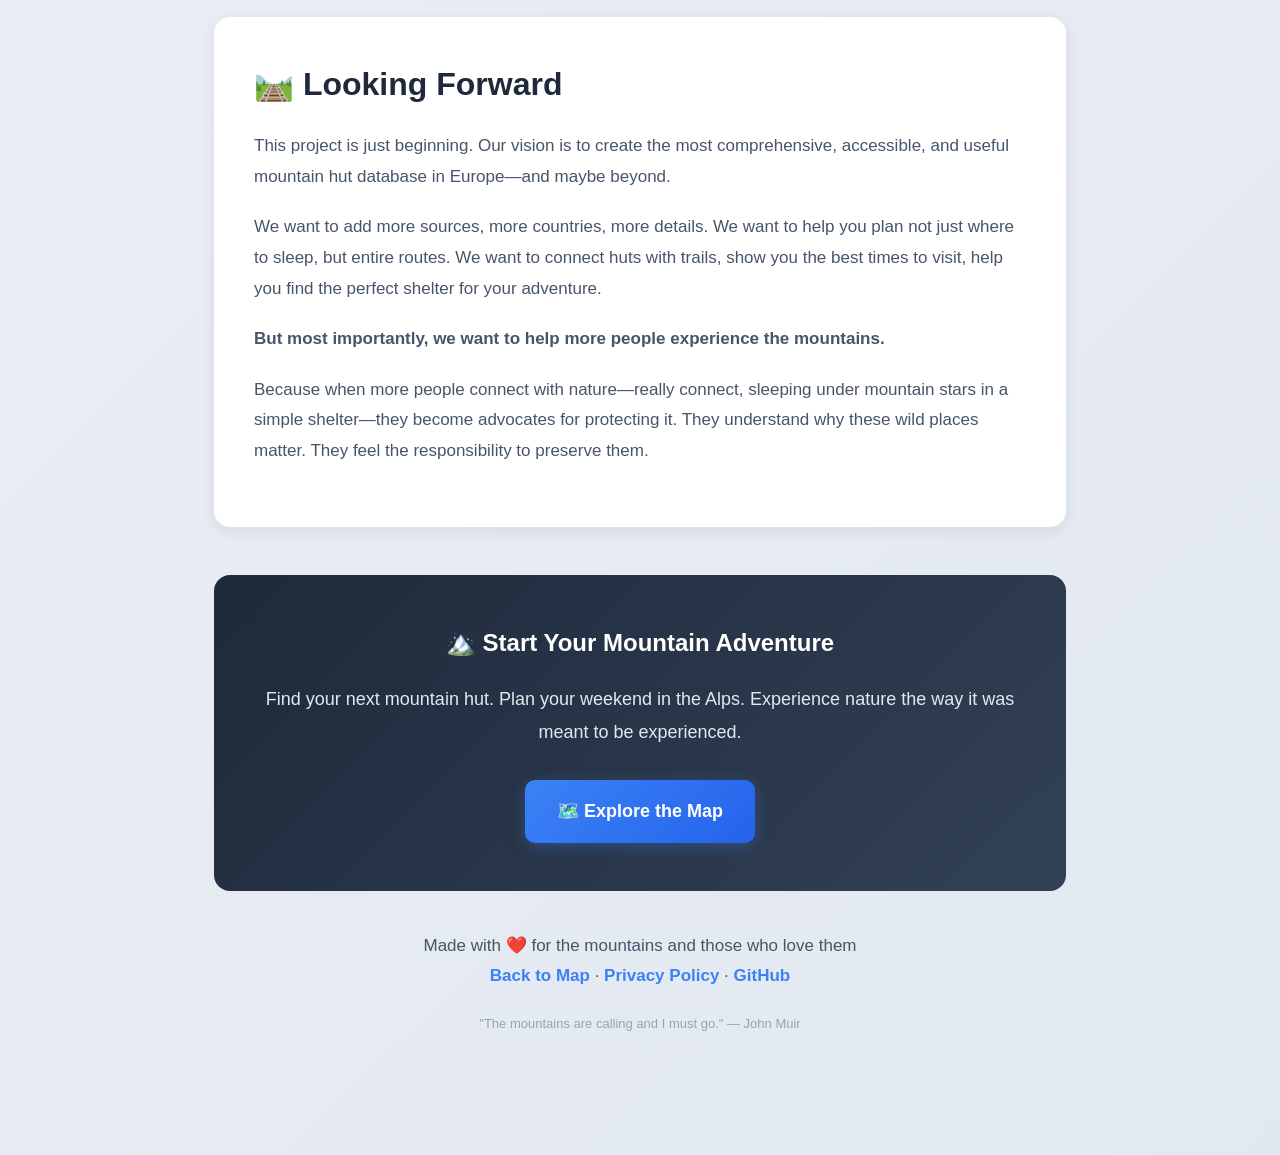
<file: website/about.html>
<!DOCTYPE html>
<html lang="en">
<head>
    <meta charset="UTF-8">
    <meta name="viewport" content="width=device-width, initial-scale=1.0">
    <title>About & Philosophy - Lost in the Alps</title>
    <meta name="description" content="Our vision: Making mountain huts accessible to everyone. Connect with nature, experience raw mountain life, and respect our shared natural heritage.">
    <style>
        * {
            margin: 0;
            padding: 0;
            box-sizing: border-box;
        }
        
        body {
            font-family: -apple-system, BlinkMacSystemFont, 'Segoe UI', Roboto, Oxygen, Ubuntu, Cantarell, sans-serif;
            background: linear-gradient(135deg, #f8fafc 0%, #e2e8f0 100%);
            color: #1e293b;
            line-height: 1.7;
            padding: 0;
        }
        
        .container {
            max-width: 900px;
            margin: 0 auto;
            padding: 60px 24px;
        }
        
        header {
            text-align: center;
            margin-bottom: 60px;
        }
        
        h1 {
            font-size: 48px;
            font-weight: 800;
            background: linear-gradient(135deg, #1e293b 0%, #475569 100%);
            -webkit-background-clip: text;
            -webkit-text-fill-color: transparent;
            background-clip: text;
            margin-bottom: 16px;
        }
        
        .subtitle {
            font-size: 20px;
            color: #64748b;
            font-weight: 500;
        }
        
        .hero-icon {
            font-size: 80px;
            margin-bottom: 24px;
        }
        
        section {
            background: white;
            border-radius: 16px;
            padding: 40px;
            margin-bottom: 32px;
            box-shadow: 0 4px 16px rgba(15, 23, 42, 0.08);
        }
        
        section h2 {
            font-size: 32px;
            font-weight: 700;
            color: #1e293b;
            margin-bottom: 20px;
            display: flex;
            align-items: center;
            gap: 12px;
        }
        
        section h3 {
            font-size: 24px;
            font-weight: 600;
            color: #334155;
            margin-top: 32px;
            margin-bottom: 16px;
        }
        
        p {
            font-size: 17px;
            color: #475569;
            margin-bottom: 20px;
            line-height: 1.8;
        }
        
        .highlight {
            background: linear-gradient(135deg, #fef3c7 0%, #fde68a 100%);
            padding: 24px 32px;
            border-left: 4px solid #f59e0b;
            border-radius: 12px;
            margin: 32px 0;
        }
        
        .highlight p {
            color: #78350f;
            font-size: 18px;
            font-weight: 500;
            margin-bottom: 0;
        }
        
        .values-grid {
            display: grid;
            grid-template-columns: repeat(auto-fit, minmax(250px, 1fr));
            gap: 24px;
            margin-top: 32px;
        }
        
        .value-card {
            background: linear-gradient(135deg, #f8fafc 0%, #f1f5f9 100%);
            border: 2px solid #e2e8f0;
            border-radius: 12px;
            padding: 24px;
            transition: all 0.3s ease;
        }
        
        .value-card:hover {
            transform: translateY(-4px);
            box-shadow: 0 8px 24px rgba(15, 23, 42, 0.12);
            border-color: #cbd5e1;
        }
        
        .value-icon {
            font-size: 40px;
            margin-bottom: 12px;
        }
        
        .value-title {
            font-size: 20px;
            font-weight: 700;
            color: #1e293b;
            margin-bottom: 8px;
        }
        
        .value-desc {
            font-size: 15px;
            color: #64748b;
            line-height: 1.6;
            margin-bottom: 0;
        }
        
        .cta-section {
            background: linear-gradient(135deg, #1e293b 0%, #334155 100%);
            color: white;
            text-align: center;
            padding: 48px;
            border-radius: 16px;
            margin-top: 48px;
        }
        
        .cta-section h2 {
            color: white;
            margin-bottom: 20px;
        }
        
        .cta-section p {
            color: #e2e8f0;
            font-size: 18px;
            margin-bottom: 32px;
        }
        
        .btn {
            display: inline-flex;
            align-items: center;
            gap: 10px;
            padding: 16px 32px;
            background: linear-gradient(135deg, #3b82f6 0%, #2563eb 100%);
            color: white;
            text-decoration: none;
            border-radius: 10px;
            font-weight: 700;
            font-size: 18px;
            transition: all 0.3s ease;
            box-shadow: 0 4px 16px rgba(59, 130, 246, 0.3);
        }
        
        .btn:hover {
            transform: translateY(-2px);
            box-shadow: 0 6px 24px rgba(59, 130, 246, 0.4);
        }
        
        blockquote {
            border-left: 4px solid #3b82f6;
            padding-left: 24px;
            margin: 32px 0;
            font-style: italic;
            color: #475569;
            font-size: 19px;
        }
        
        .footer {
            text-align: center;
            padding: 40px 24px;
            color: #64748b;
            font-size: 14px;
        }
        
        .footer a {
            color: #3b82f6;
            text-decoration: none;
            font-weight: 600;
        }
        
        .footer a:hover {
            text-decoration: underline;
        }
        
        @media (max-width: 768px) {
            h1 {
                font-size: 36px;
            }
            
            .hero-icon {
                font-size: 60px;
            }
            
            section {
                padding: 28px 24px;
            }
            
            section h2 {
                font-size: 26px;
            }
            
            p {
                font-size: 16px;
            }
            
            .values-grid {
                grid-template-columns: 1fr;
            }
        }
    </style>
</head>
<body>
    <div class="container">
        <header>
            <div class="hero-icon">🏔️</div>
            <h1>About Lost in the Alps</h1>
            <p class="subtitle">Our Philosophy & Vision</p>
        </header>
        
        <section>
            <h2>🎯 Why This Project Exists</h2>
            <p>
                <strong>There was a problem.</strong> Despite the thousands of mountain huts scattered across Europe's 
                magnificent peaks, there was no simple, open, reliable, and easy-to-use source to visualize all these options. 
            </p>
            <p>
                Planning a weekend in the mountains meant searching through scattered websites, outdated databases, 
                and incomplete information. Every hut website had different formats, different languages, and 
                different levels of detail.
            </p>
            <p>
                <strong>So we built Lost in the Alps.</strong>
            </p>
            <div class="highlight">
                <p>
                    A single, unified platform that brings together mountain huts from across Europe—from the 
                    official Alpine club refuges to the humble bivouac shelters hidden in remote valleys.
                </p>
            </div>
        </section>
        
        <section>
            <h2>🌟 Our Vision</h2>
            <p>
                <strong>We believe everyone should be able to plan their mountain adventures easily.</strong>
            </p>
            <p>
                Whether you're planning a weekend escape, a multi-day trek, or a challenging alpine route, 
                you should be able to quickly find suitable huts, check their facilities, see their locations, 
                and plan your journey—all in one place.
            </p>
            
            <h3>🏕️ Why We Include Bivouacs & Shelters</h3>
            <p>
                Not every mountain experience needs to be luxurious. Some of the most profound connections 
                with nature happen in the simplest of shelters.
            </p>
            <p>
                <strong>Bivouacs and unmanned shelters offer something special:</strong> the raw, authentic 
                mountain experience. Spending a night in a frugal shelter—perhaps just four walls and a roof, 
                maybe a simple wood stove—connects you with how our ancestors experienced the mountains for 
                centuries.
            </p>
            
            <blockquote>
                "In the simplicity of a mountain bivouac, you rediscover what truly matters. 
                The warmth of your sleeping bag, the sound of wind on stone, the stars through 
                a small window. This is how humans have sheltered in the mountains for generations."
            </blockquote>
            
            <p>
                <strong>We encourage everyone to try this experience</strong> at least once. Not every trip, 
                but every now and then, choose the simple shelter over the staffed refuge. Wake up to the 
                silence, melt snow for your morning tea, feel the connection to those who came before.
            </p>
            
            <p>
                That's why we don't just show the comfortable, well-equipped huts. We show <em>all</em> of them—from 
                the modern alpine lodges to the ancient stone bivouacs. Every shelter has its place. Every shelter 
                has its story.
            </p>
        </section>
        
        <section>
            <h2>🌍 Our Values</h2>
            
            <div class="values-grid">
                <div class="value-card">
                    <div class="value-icon">🌲</div>
                    <div class="value-title">Respect Nature</div>
                    <p class="value-desc">
                        Nature is not ours to own—it's ours to respect. Every mountain, every valley, 
                        every alpine meadow is a precious gift that must be protected for future generations.
                    </p>
                </div>
                
                <div class="value-card">
                    <div class="value-icon">🤝</div>
                    <div class="value-title">Accessible to All</div>
                    <p class="value-desc">
                        Mountains belong to everyone. Whether you're an experienced alpinist or a weekend hiker, 
                        information about mountain huts should be free, open, and accessible to all.
                    </p>
                </div>
                
                <div class="value-card">
                    <div class="value-icon">💚</div>
                    <div class="value-title">Nurture & Protect</div>
                    <p class="value-desc">
                        We must be stewards of nature. Leave no trace, support local mountain communities, 
                        and help maintain the trails and shelters that make our adventures possible.
                    </p>
                </div>
                
                <div class="value-card">
                    <div class="value-icon">🌐</div>
                    <div class="value-title">Open Source</div>
                    <p class="value-desc">
                        This project is free and open source. The data is free, the code is free, 
                        and the platform is free. Knowledge about our mountains should belong to everyone.
                    </p>
                </div>
                
                <div class="value-card">
                    <div class="value-icon">🏔️</div>
                    <div class="value-title">Authentic Experiences</div>
                    <p class="value-desc">
                        Sometimes the best mountain experiences come from the simplest shelters. 
                        A night in a bivouac can teach you more than a week in luxury.
                    </p>
                </div>
                
                <div class="value-card">
                    <div class="value-icon">🧭</div>
                    <div class="value-title">Community Driven</div>
                    <p class="value-desc">
                        Built by mountain lovers, for mountain lovers. Every contribution, every shared hut, 
                        every piece of information makes this resource better for everyone.
                    </p>
                </div>
            </div>
        </section>
        
        <section>
            <h2>🌿 A Message About Nature</h2>
            <p>
                <strong>Nature is a shared benefit that all living beings need.</strong> It's not a commodity 
                to be exploited, but a precious resource to be nurtured and protected.
            </p>
            <p>
                The mountains teach us this truth clearly. In the high alps, life is fragile and precious. 
                Every plant clinging to a rocky slope, every marmot whistling from its burrow, every stream 
                flowing from an ancient glacier—these are all parts of a delicate ecosystem that we're 
                privileged to experience.
            </p>
            <p>
                <strong>Access to nature is a fundamental right.</strong> Everyone should have the opportunity 
                to experience the peace of a mountain sunrise, the challenge of a steep trail, the satisfaction 
                of reaching a remote hut. But with this right comes responsibility.
            </p>
            
            <div class="highlight">
                <p>
                    <strong>Our commitment:</strong> We make mountain hut information accessible so more people 
                    can experience nature responsibly. We include humble bivouacs because we believe in authentic 
                    experiences. We keep this platform free and open because nature's information should belong 
                    to everyone.
                </p>
            </div>
            
            <h3>🎒 How You Can Help</h3>
            <p>
                • <strong>Respect the mountains:</strong> Leave no trace, pack out everything you bring in<br>
                • <strong>Support mountain huts:</strong> Use them, pay fair prices, respect the guardians<br>
                • <strong>Share knowledge:</strong> Add huts you discover, update information, help others<br>
                • <strong>Preserve nature:</strong> Stay on trails, don't disturb wildlife, protect water sources<br>
                • <strong>Teach others:</strong> Show newcomers how to enjoy mountains responsibly
            </p>
        </section>
        
        <section>
            <h2>🏕️ The Bivouac Experience</h2>
            <p>
                <strong>We especially encourage you to try staying in a bivouac or unmanned shelter</strong> 
                at least once in your mountain adventures.
            </p>
            <p>
                These simple structures—often just stone walls and a roof, sometimes with a wood stove, 
                rarely with more—offer something that modern comfortable huts cannot: a direct connection 
                to raw mountain life.
            </p>
            <p>
                For decades and centuries, our ancestors sheltered in places just like these. Shepherds, 
                hunters, early mountaineers, and travelers used these same shelters, felt the same cold 
                stone walls, watched the same star-filled skies through small windows.
            </p>
            <p>
                When you spend a night in a mountain bivouac, you're not just sleeping in a shelter—you're 
                connecting with generations of mountain people who came before. You're experiencing the 
                mountains as they were meant to be experienced: raw, real, and humbling.
            </p>
            
            <div class="highlight">
                <p>
                    <strong>Try it:</strong> Next time you plan a mountain trip, choose a bivouac. Bring 
                    your sleeping bag, some simple food, maybe some firewood. Feel the cold, embrace the 
                    simplicity, listen to the silence. It will change how you see the mountains.
                </p>
            </div>
            
            <p>
                This is why we list every bivouac, every shelter, every unmanned cabin—no matter how 
                simple. Because sometimes, the simplest shelter provides the richest experience.
            </p>
        </section>
        
        <section>
            <h2>🛤️ Looking Forward</h2>
            <p>
                This project is just beginning. Our vision is to create the most comprehensive, accessible, 
                and useful mountain hut database in Europe—and maybe beyond.
            </p>
            <p>
                We want to add more sources, more countries, more details. We want to help you plan not 
                just where to sleep, but entire routes. We want to connect huts with trails, show you the 
                best times to visit, help you find the perfect shelter for your adventure.
            </p>
            <p>
                <strong>But most importantly, we want to help more people experience the mountains.</strong>
            </p>
            <p>
                Because when more people connect with nature—really connect, sleeping under mountain 
                stars in a simple shelter—they become advocates for protecting it. They understand 
                why these wild places matter. They feel the responsibility to preserve them.
            </p>
        </section>
        
        <div class="cta-section">
            <h2>🏔️ Start Your Mountain Adventure</h2>
            <p>
                Find your next mountain hut. Plan your weekend in the Alps. 
                Experience nature the way it was meant to be experienced.
            </p>
            <a href="mountain_huts_map.html" class="btn">
                🗺️ Explore the Map
            </a>
        </div>
        
        <div class="footer">
            <p>
                Made with ❤️ for the mountains and those who love them<br>
                <a href="mountain_huts_map.html">Back to Map</a> · 
                <a href="privacy-policy.html">Privacy Policy</a> · 
                <a href="https://github.com/barcarolol-bit/Mountain-huts-europe" target="_blank">GitHub</a>
            </p>
            <p style="margin-top: 20px; font-size: 13px; color: #94a3b8;">
                "The mountains are calling and I must go." — John Muir
            </p>
        </div>
    </div>
</body>
</html>
</file>
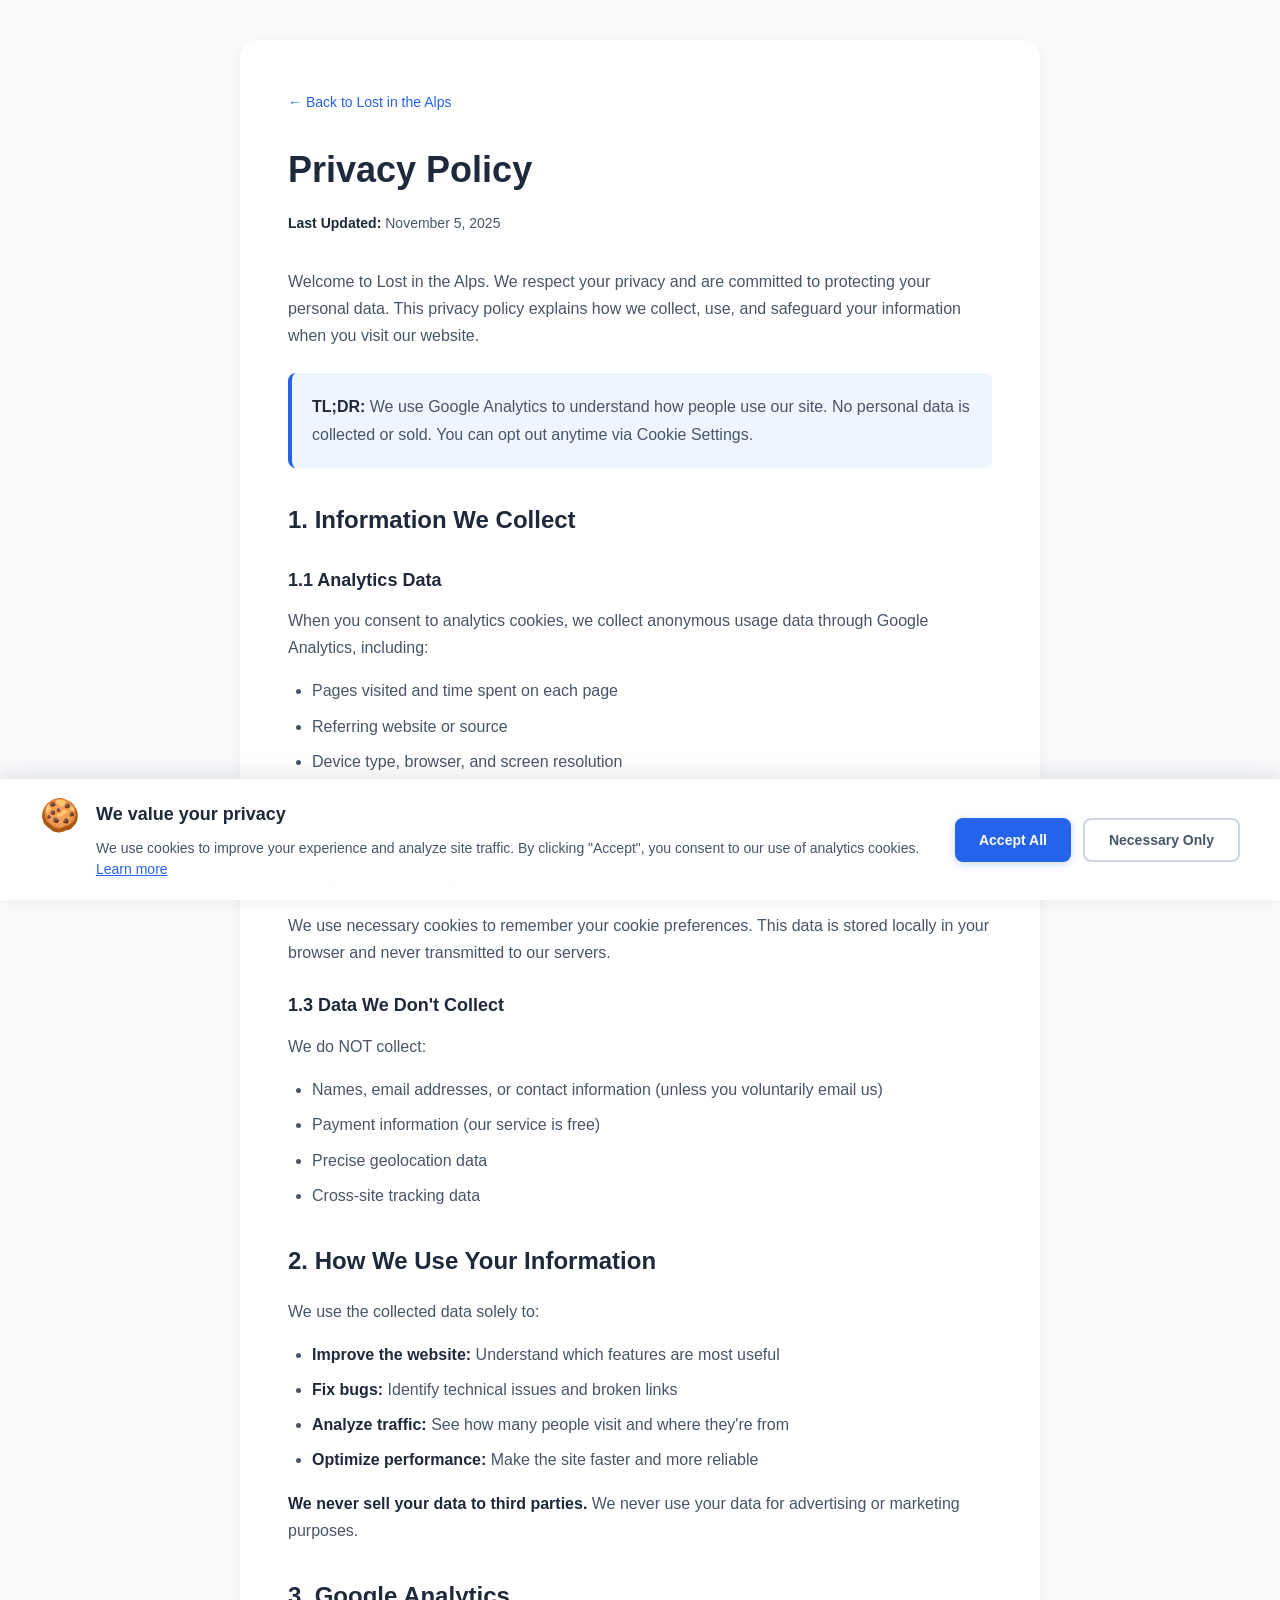
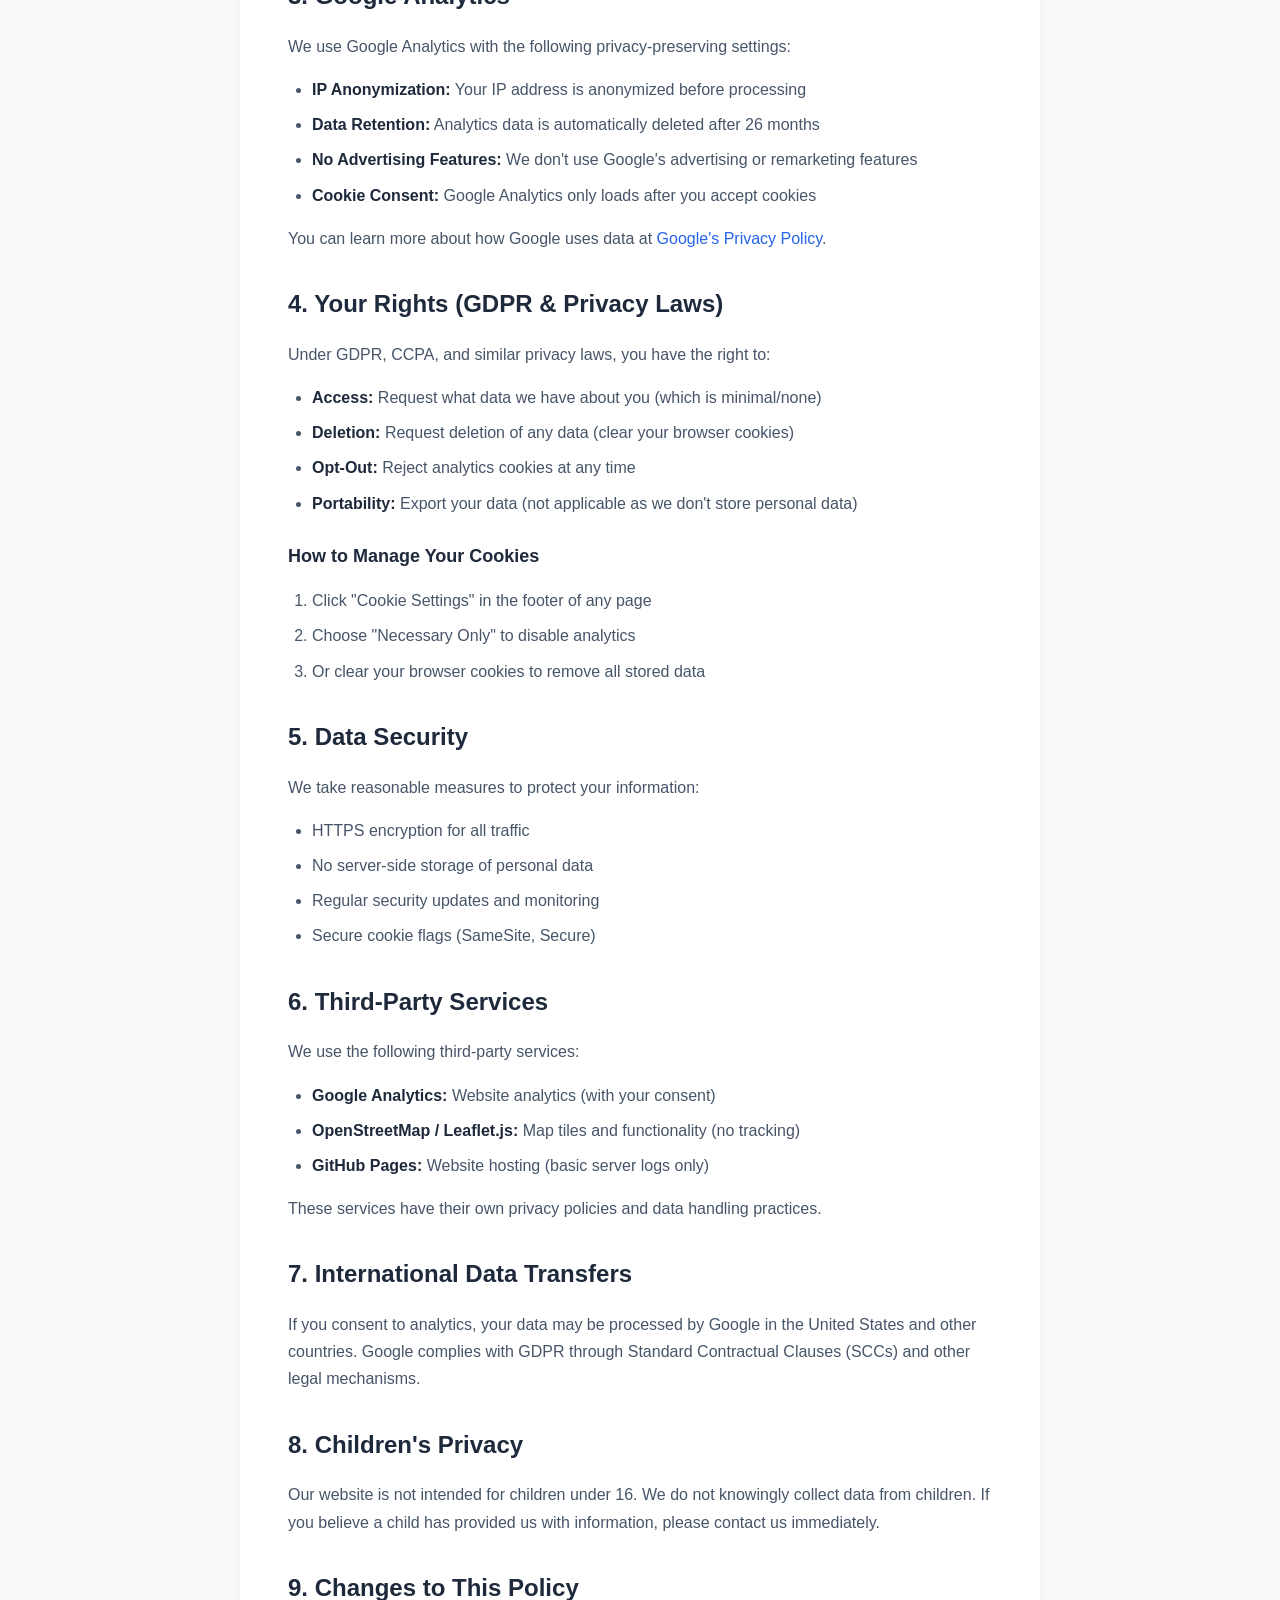
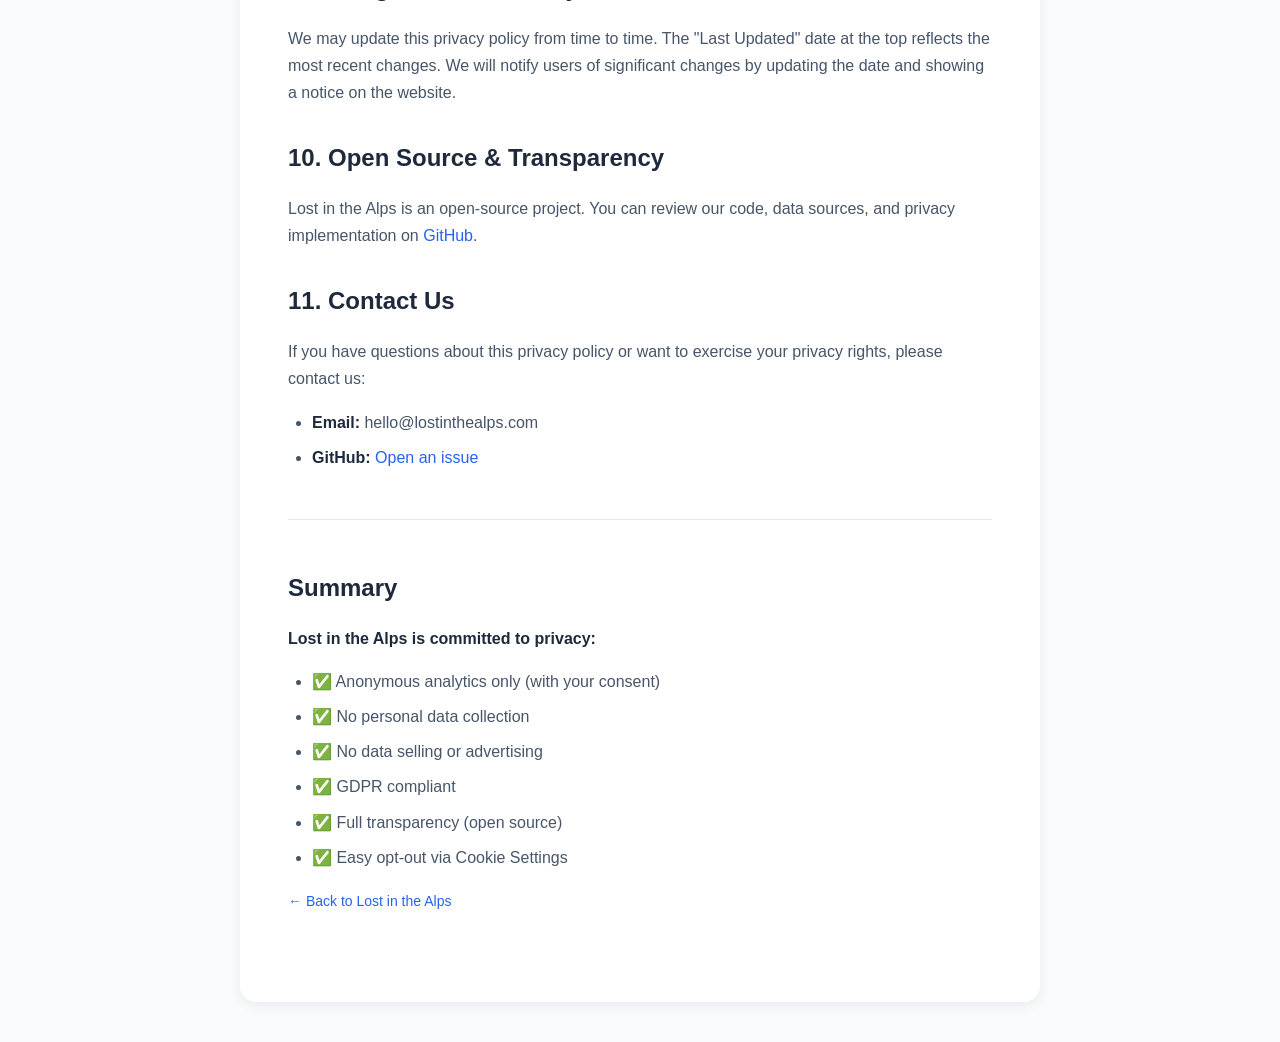
<file: website/privacy-policy.html>
<!DOCTYPE html>
<html lang="en">
<head>
  <meta charset="UTF-8">
  <meta name="viewport" content="width=device-width, initial-scale=1.0">
  <title>Privacy Policy - Lost in the Alps</title>
  <style>
    :root {
      --color-bg: #f8fafc;
      --color-text: #1e293b;
      --color-muted: #475569;
      --color-primary: #2563eb;
      --color-border: rgba(148, 163, 184, 0.25);
    }
    
    * {
      margin: 0;
      padding: 0;
      box-sizing: border-box;
    }
    
    body {
      font-family: -apple-system, BlinkMacSystemFont, "Segoe UI", Roboto, Oxygen, Ubuntu, Cantarell, sans-serif;
      background: var(--color-bg);
      color: var(--color-text);
      line-height: 1.7;
      padding: 40px 20px;
    }
    
    .container {
      max-width: 800px;
      margin: 0 auto;
      background: white;
      padding: 48px;
      border-radius: 16px;
      box-shadow: 0 4px 12px rgba(15, 23, 42, 0.06);
    }
    
    h1 {
      font-size: 36px;
      font-weight: 700;
      margin-bottom: 12px;
      color: var(--color-text);
    }
    
    .last-updated {
      color: var(--color-muted);
      font-size: 14px;
      margin-bottom: 32px;
    }
    
    h2 {
      font-size: 24px;
      font-weight: 600;
      margin: 32px 0 16px 0;
      color: var(--color-text);
    }
    
    h3 {
      font-size: 18px;
      font-weight: 600;
      margin: 24px 0 12px 0;
      color: var(--color-text);
    }
    
    p {
      margin-bottom: 16px;
      color: var(--color-muted);
    }
    
    ul, ol {
      margin: 16px 0 16px 24px;
      color: var(--color-muted);
    }
    
    li {
      margin-bottom: 8px;
    }
    
    a {
      color: var(--color-primary);
      text-decoration: none;
      transition: opacity 0.2s;
    }
    
    a:hover {
      opacity: 0.8;
      text-decoration: underline;
    }
    
    .highlight-box {
      background: #eff6ff;
      border-left: 4px solid var(--color-primary);
      padding: 20px;
      border-radius: 8px;
      margin: 24px 0;
    }
    
    .highlight-box p {
      margin: 0;
    }
    
    strong {
      color: var(--color-text);
      font-weight: 600;
    }
    
    .back-link {
      display: inline-flex;
      align-items: center;
      gap: 8px;
      margin-bottom: 24px;
      color: var(--color-primary);
      font-weight: 500;
      font-size: 14px;
    }
    
    .back-link:hover {
      text-decoration: none;
      opacity: 0.8;
    }
    
    @media (max-width: 768px) {
      body {
        padding: 20px 16px;
      }
      
      .container {
        padding: 32px 24px;
      }
      
      h1 {
        font-size: 28px;
      }
      
      h2 {
        font-size: 20px;
      }
    }
  </style>
</head>
<body>
  <div class="container">
    <a href="index.html" class="back-link">
      ← Back to Lost in the Alps
    </a>
    
    <h1>Privacy Policy</h1>
    <p class="last-updated"><strong>Last Updated:</strong> November 5, 2025</p>
    
    <p>
      Welcome to Lost in the Alps. We respect your privacy and are committed to protecting your personal data. 
      This privacy policy explains how we collect, use, and safeguard your information when you visit our website.
    </p>
    
    <div class="highlight-box">
      <p><strong>TL;DR:</strong> We use Google Analytics to understand how people use our site. No personal data is collected or sold. You can opt out anytime via Cookie Settings.</p>
    </div>
    
    <h2>1. Information We Collect</h2>
    
    <h3>1.1 Analytics Data</h3>
    <p>
      When you consent to analytics cookies, we collect anonymous usage data through Google Analytics, including:
    </p>
    <ul>
      <li>Pages visited and time spent on each page</li>
      <li>Referring website or source</li>
      <li>Device type, browser, and screen resolution</li>
      <li>Geographic location (country/city level only)</li>
      <li>Click patterns and interactions with map features</li>
    </ul>
    
    <h3>1.2 Necessary Cookies</h3>
    <p>
      We use necessary cookies to remember your cookie preferences. This data is stored locally in your browser and never transmitted to our servers.
    </p>
    
    <h3>1.3 Data We Don't Collect</h3>
    <p>
      We do NOT collect:
    </p>
    <ul>
      <li>Names, email addresses, or contact information (unless you voluntarily email us)</li>
      <li>Payment information (our service is free)</li>
      <li>Precise geolocation data</li>
      <li>Cross-site tracking data</li>
    </ul>
    
    <h2>2. How We Use Your Information</h2>
    
    <p>
      We use the collected data solely to:
    </p>
    <ul>
      <li><strong>Improve the website:</strong> Understand which features are most useful</li>
      <li><strong>Fix bugs:</strong> Identify technical issues and broken links</li>
      <li><strong>Analyze traffic:</strong> See how many people visit and where they're from</li>
      <li><strong>Optimize performance:</strong> Make the site faster and more reliable</li>
    </ul>
    
    <p>
      <strong>We never sell your data to third parties.</strong> We never use your data for advertising or marketing purposes.
    </p>
    
    <h2>3. Google Analytics</h2>
    
    <p>
      We use Google Analytics with the following privacy-preserving settings:
    </p>
    <ul>
      <li><strong>IP Anonymization:</strong> Your IP address is anonymized before processing</li>
      <li><strong>Data Retention:</strong> Analytics data is automatically deleted after 26 months</li>
      <li><strong>No Advertising Features:</strong> We don't use Google's advertising or remarketing features</li>
      <li><strong>Cookie Consent:</strong> Google Analytics only loads after you accept cookies</li>
    </ul>
    
    <p>
      You can learn more about how Google uses data at 
      <a href="https://policies.google.com/technologies/partner-sites" target="_blank" rel="noopener">Google's Privacy Policy</a>.
    </p>
    
    <h2>4. Your Rights (GDPR & Privacy Laws)</h2>
    
    <p>
      Under GDPR, CCPA, and similar privacy laws, you have the right to:
    </p>
    <ul>
      <li><strong>Access:</strong> Request what data we have about you (which is minimal/none)</li>
      <li><strong>Deletion:</strong> Request deletion of any data (clear your browser cookies)</li>
      <li><strong>Opt-Out:</strong> Reject analytics cookies at any time</li>
      <li><strong>Portability:</strong> Export your data (not applicable as we don't store personal data)</li>
    </ul>
    
    <h3>How to Manage Your Cookies</h3>
    <ol>
      <li>Click "Cookie Settings" in the footer of any page</li>
      <li>Choose "Necessary Only" to disable analytics</li>
      <li>Or clear your browser cookies to remove all stored data</li>
    </ol>
    
    <h2>5. Data Security</h2>
    
    <p>
      We take reasonable measures to protect your information:
    </p>
    <ul>
      <li>HTTPS encryption for all traffic</li>
      <li>No server-side storage of personal data</li>
      <li>Regular security updates and monitoring</li>
      <li>Secure cookie flags (SameSite, Secure)</li>
    </ul>
    
    <h2>6. Third-Party Services</h2>
    
    <p>
      We use the following third-party services:
    </p>
    <ul>
      <li><strong>Google Analytics:</strong> Website analytics (with your consent)</li>
      <li><strong>OpenStreetMap / Leaflet.js:</strong> Map tiles and functionality (no tracking)</li>
      <li><strong>GitHub Pages:</strong> Website hosting (basic server logs only)</li>
    </ul>
    
    <p>
      These services have their own privacy policies and data handling practices.
    </p>
    
    <h2>7. International Data Transfers</h2>
    
    <p>
      If you consent to analytics, your data may be processed by Google in the United States and other countries. 
      Google complies with GDPR through Standard Contractual Clauses (SCCs) and other legal mechanisms.
    </p>
    
    <h2>8. Children's Privacy</h2>
    
    <p>
      Our website is not intended for children under 16. We do not knowingly collect data from children. 
      If you believe a child has provided us with information, please contact us immediately.
    </p>
    
    <h2>9. Changes to This Policy</h2>
    
    <p>
      We may update this privacy policy from time to time. The "Last Updated" date at the top reflects the most recent changes. 
      We will notify users of significant changes by updating the date and showing a notice on the website.
    </p>
    
    <h2>10. Open Source & Transparency</h2>
    
    <p>
      Lost in the Alps is an open-source project. You can review our code, data sources, and privacy implementation on 
      <a href="https://github.com/barcarolol-bit/Mountain-huts-europe" target="_blank" rel="noopener">GitHub</a>.
    </p>
    
    <h2>11. Contact Us</h2>
    
    <p>
      If you have questions about this privacy policy or want to exercise your privacy rights, please contact us:
    </p>
    <ul>
      <li><strong>Email:</strong> hello@lostinthealps.com</li>
      <li><strong>GitHub:</strong> <a href="https://github.com/barcarolol-bit/Mountain-huts-europe/issues" target="_blank" rel="noopener">Open an issue</a></li>
    </ul>
    
    <hr style="margin: 48px 0; border: none; border-top: 1px solid var(--color-border);">
    
    <h2>Summary</h2>
    
    <p>
      <strong>Lost in the Alps is committed to privacy:</strong>
    </p>
    <ul>
      <li>✅ Anonymous analytics only (with your consent)</li>
      <li>✅ No personal data collection</li>
      <li>✅ No data selling or advertising</li>
      <li>✅ GDPR compliant</li>
      <li>✅ Full transparency (open source)</li>
      <li>✅ Easy opt-out via Cookie Settings</li>
    </ul>
    
    <p>
      <a href="index.html" class="back-link">← Back to Lost in the Alps</a>
    </p>
  </div>
  
  <!-- Load cookie consent (will show settings button) -->
  <script src="js/cookie-consent.js"></script>
</body>
</html>
</file>
